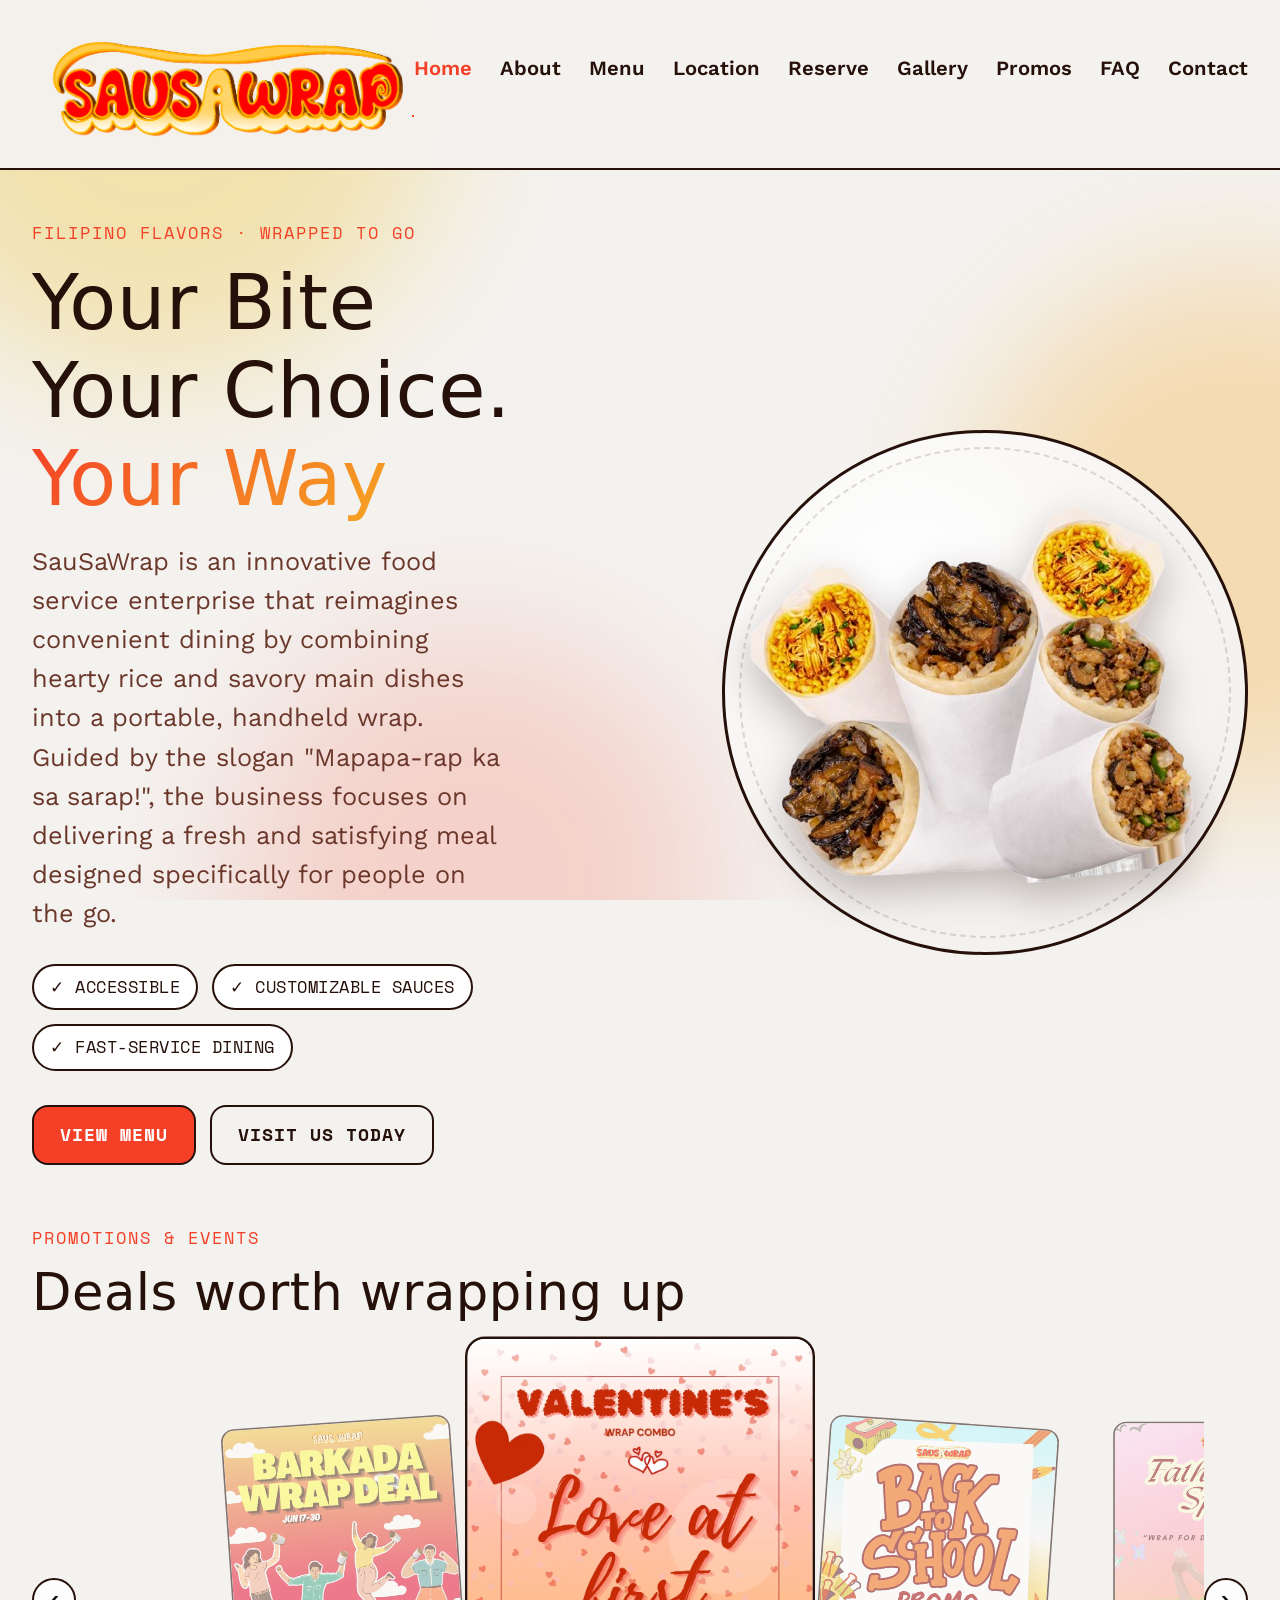
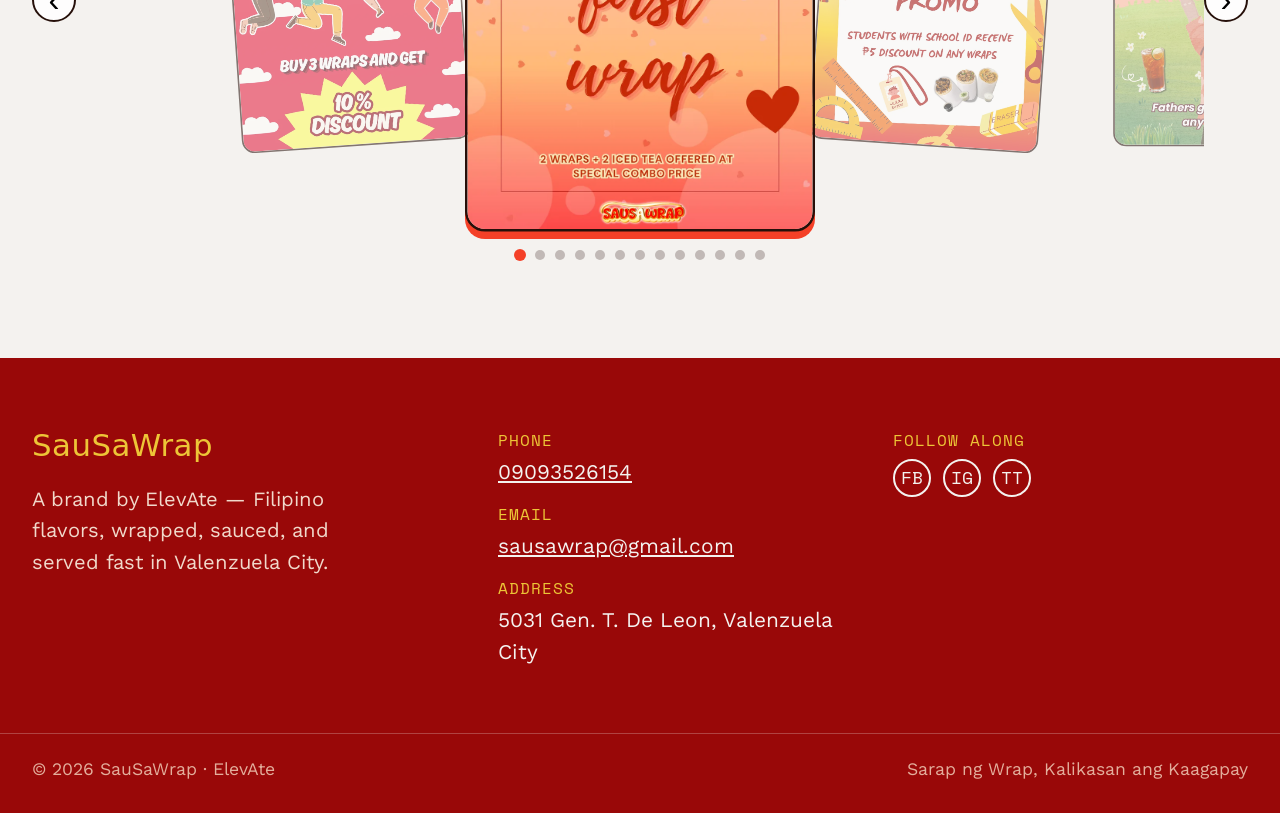
<file: index.html>
<!DOCTYPE html>
<html lang="en">
<head>
<meta charset="UTF-8">
<meta name="viewport" content="width=device-width, initial-scale=1.0">
<title>SauSaWrap — Sarap ng Wrap</title>
<link rel="icon" href="assets/menu/favicon.png?v=2" type="image/png">
<link rel="preconnect" href="https://fonts.googleapis.com">
<link rel="preconnect" href="https://fonts.gstatic.com" crossorigin>
<link rel="preconnect" href="https://fonts.cdnfonts.com">
<link href="https://fonts.googleapis.com/css2?family=Space+Mono:wght@400;700&family=Work+Sans:wght@400;500;600;700;800&display=swap" rel="stylesheet">
<link href="https://fonts.cdnfonts.com/css/taco-crispy" rel="stylesheet">
<link rel="stylesheet" href="assets/css/style.css">
</head>
<body>

<div class="scroll-progress"></div>
<div class="ambient-glow" aria-hidden="true"><span></span><span></span><span></span></div>

<header>
  <nav>
    <a href="#home" class="logo"><img src="assets/menu/logo.png" class="logo-img" alt="SauSaWrap logo"></a>
    <button class="nav-toggle" aria-label="Toggle menu" aria-expanded="false" id="navToggle">
      <span class="hamburger"><span></span><span></span><span></span></span>
    </button>
    <ul class="nav-links" id="navLinks">
      <li><a href="index.html#home" class="current">Home</a></li>
      <li><a href="about.html">About</a></li>
      <li><a href="menu.html">Menu</a></li>
      <li><a href="location.html">Location</a></li>
      <li><a href="reservation.html">Reserve</a></li>
      <li><a href="gallery.html">Gallery</a></li>
      <li><a href="promotions.html">Promos</a></li>
      <li><a href="faq.html">FAQ</a></li>
      <li><a href="#contact">Contact</a></li>
    </ul>
  </nav>
  <div class="nav-overlay" id="navOverlay"></div>
</header>


<!-- ================= HOME / HERO ================= -->
<section id="home" class="wrap hero" style="padding-top: 50px;">
  <div data-reveal-group>
    <p class="eyebrow">Filipino flavors · Wrapped to go</p>
    <h1>Your Bite<br>Your Choice.<br><span class="accent">Your Way</span></h1>
    <p class="tagline">SauSaWrap is an innovative food service enterprise that reimagines convenient dining by combining hearty rice and savory main dishes into a portable, handheld wrap. Guided by the slogan "Mapapa-rap ka sa sarap!", the business focuses on delivering a fresh and satisfying meal designed specifically for people on the go.</p>
    <div class="highlights">
      <span class="chip">✓ Accessible</span>
      <span class="chip">✓ Customizable Sauces</span>
      <span class="chip">✓ Fast-Service Dining</span>
    </div>
    <div class="cta-row">
      <a href="menu.html" class="btn btn-primary">View Menu</a>
      <a href="location.html" class="btn btn-outline">Visit Us Today</a>
    </div>
  </div>
  <div class="hero-art" data-reveal="right">
    <div class="plate">
      <img class="hero-photo" src="assets/photo/homepic.png" alt="SauSaWrap signature wraps, sliced open to show rice and savory fillings">
    </div>
  </div>
</section>

<!-- ================= PROMOTIONS CAROUSEL ================= -->
<section id="home-promos" class="wrap">
  <p class="eyebrow">Promotions &amp; Events</p>
  <h2 class="section-title">Deals worth wrapping up</h2>
  <div class="promo-carousel-container">
    <div class="promo-carousel-viewport">
    <div class="promo-carousel-track">
      <div class="promo-slide">
        <img src="assets/promo/1.webp" alt="Valentine's Wrap Combo: Love at first wrap — 2 wraps + 2 iced tea at a special combo price.">
      </div>
      <div class="promo-slide">
        <img src="assets/promo/2.webp" alt="Back to School Promo: Students with school ID get ₱5 off any wrap.">
      </div>
      <div class="promo-slide">
        <img src="assets/promo/3.webp" alt="Father's Day Special, Jun 15–16: Fathers get 1 free iced tea with any wrap meal.">
      </div>
      <div class="promo-slide">
        <img src="assets/promo/4.webp" alt="Victory Day Treat: Buy any regular wrap and get a free Coke mismo with a valid school ID — first 50 students from the champion school.">
      </div>
      <div class="promo-slide">
        <img src="assets/promo/5.webp" alt="3-Bite No Sip Halloween Challenge, Oct 15–31: Post with #SpookySarapSauSaWrap to get a SauSindak Survivor vinyl sticker.">
      </div>
      <div class="promo-slide">
        <img src="assets/promo/6.webp" alt="The Big Family Wrap-Up, Dec 1–31: Family holiday box with a free 1-liter Signature Iced Tea and a 3-sauce sampler.">
      </div>
      <div class="promo-slide">
        <img src="assets/promo/10.webp" alt="Combo Wraps, Combo Sarap, Jan 4–31: ₱5 off any wrap combo with your choice of sauce and a complimentary drink.">
      </div>
      <div class="promo-slide">
        <img src="assets/promo/7.webp" alt="Barkada Special, Feb 1–13: Wrap the barkada, share the sarap — groups of 3 or more get 10% off standard wraps.">
      </div>
      <div class="promo-slide">
        <img src="assets/promo/8.webp" alt="Grad Na? Wrap Na! Mar 1–5: Buy 4 wraps and get a ₱10 discount.">
      </div>
      <div class="promo-slide">
        <img src="assets/promo/12.webp" alt="Labor Day Worker Promo: Workers in uniform or presenting a company ID get 10% off wrap combos.">
      </div>
      <div class="promo-slide">
        <img src="assets/promo/11.webp" alt="Summer Refresh Combo, Apr 12–20: Buy any wrap and get a free iced tea at a discounted combo price.">
      </div>
      <div class="promo-slide">
        <img src="assets/promo/14.webp" alt="Mother's Day Special, May 10–11: Mothers get 1 free iced tea with any wrap meal.">
      </div>
      <div class="promo-slide">
        <img src="assets/promo/20.webp" alt="Barkada Wrap Deal, Jun 17–30: Buy 3 wraps and get 10% off.">
      </div>
    </div>
    </div>
    <button class="carousel-btn prev" aria-label="Previous Promotion">‹</button>
    <button class="carousel-btn next" aria-label="Next Promotion">›</button>
    <div class="carousel-dots">
      <!-- Dots will be generated by JS -->
    </div>
  </div>
</section>

<!-- ================= CONTACT / FOOTER ================= -->
<footer id="contact">
  <div class="wrap footer-grid">
    <div>
      <h3>SauSaWrap</h3>
      <p>A brand by ElevAte — Filipino flavors, wrapped, sauced, and served fast in Valenzuela City.</p>
    </div>
    <div>
      <ul class="contact-list">
        <li><span class="lbl">Phone</span><a href="tel:09093526154">09093526154</a></li>
        <li><span class="lbl">Email</span><a href="mailto:sausawrap@gmail.com">sausawrap@gmail.com</a></li>
        <li><span class="lbl">Address</span>5031 Gen. T. De Leon, Valenzuela City</li>
      </ul>
    </div>
    <div>
      <span class="social-label">Follow along</span>
      <div class="social-row">
        <a href="https://www.facebook.com/share/1DFVjFvxrw/" target="_blank" rel="noopener" aria-label="Facebook">FB</a>
        <a href="https://www.instagram.com/elevate_sausawrap?igsh=MWM5M3h4OTd3aGptaQ==" target="_blank" rel="noopener" aria-label="Instagram">IG</a>
        <a href="https://www.tiktok.com/@elevate_sausawrap?_r=1&_t=ZS-98QI0uHND6L" target="_blank" rel="noopener" aria-label="TikTok">TT</a>
      </div>
    </div>
  </div>
  <div class="wrap fine">
    <span>© 2026 SauSaWrap · ElevAte</span>
    <span>Sarap ng Wrap, Kalikasan ang Kaagapay</span>
  </div>
</footer>

<script src="assets/js/main.js" defer></script>

</body>
</html>
</file>
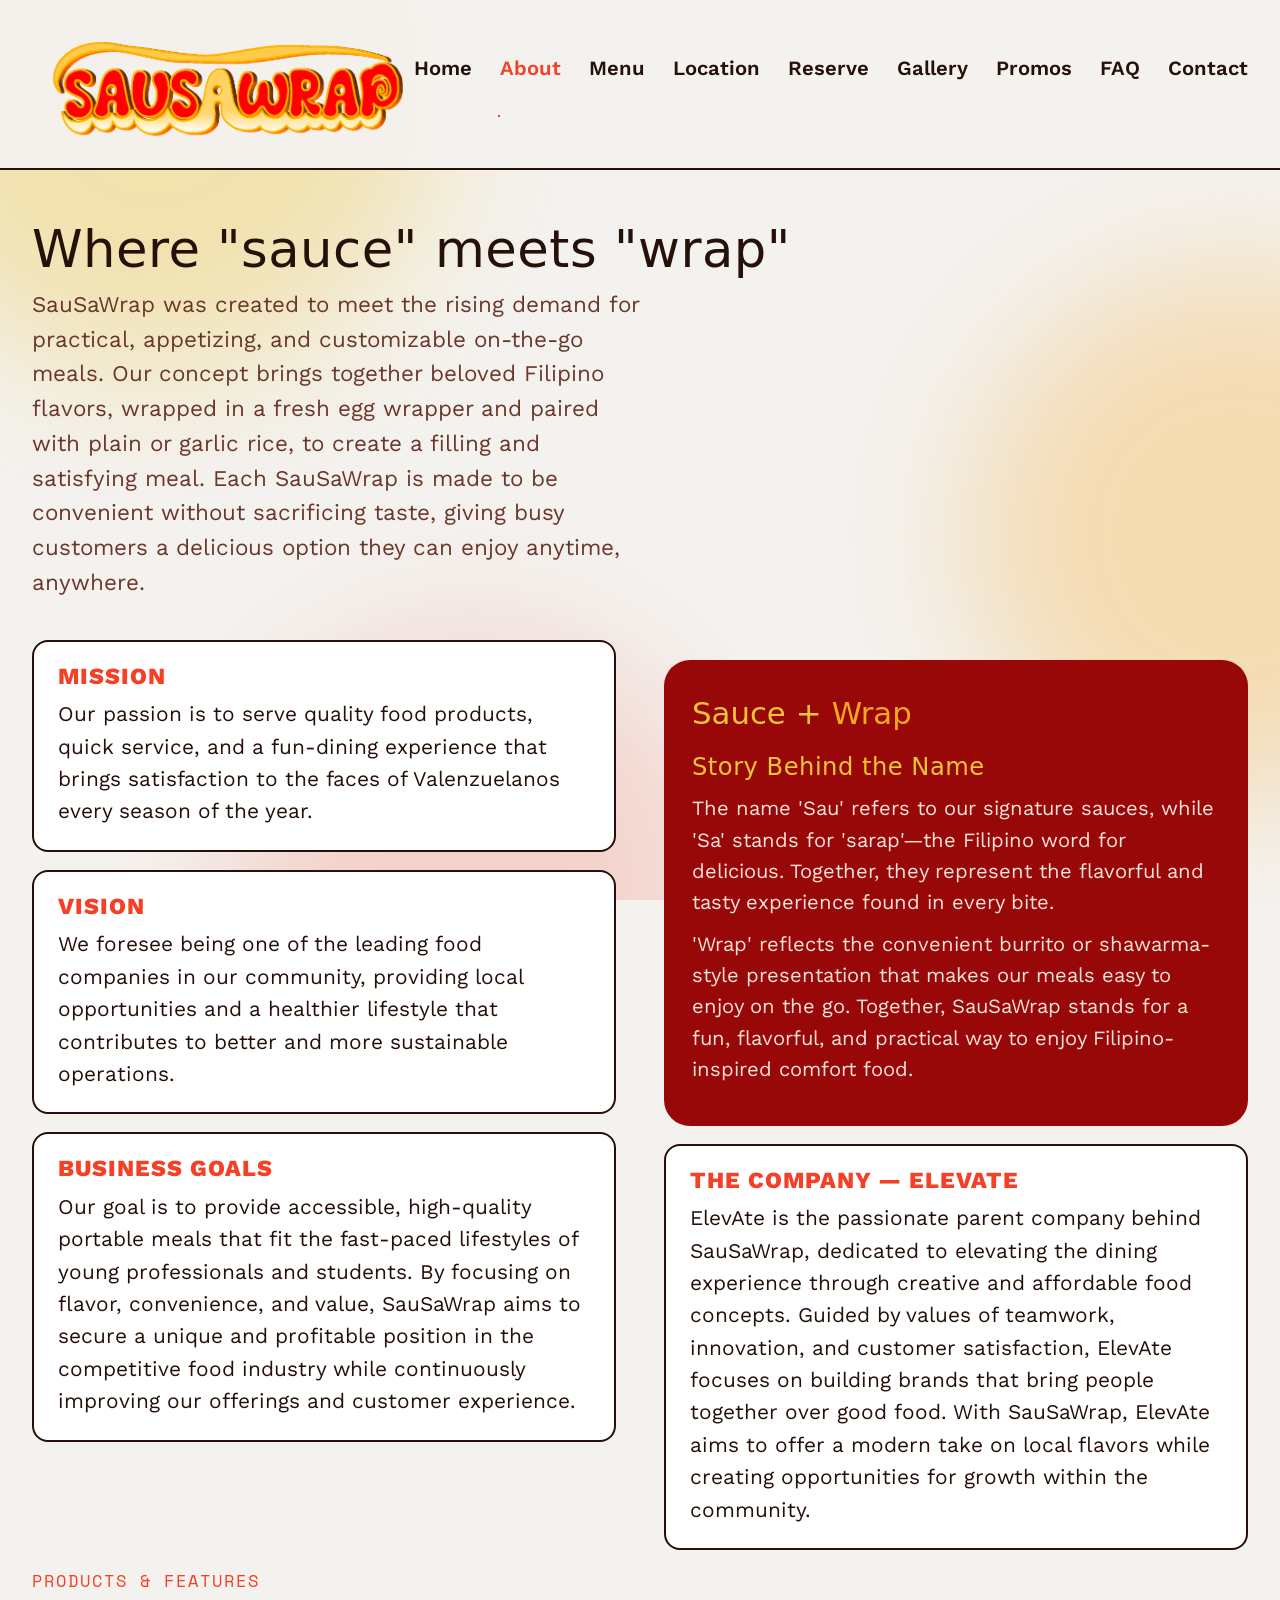
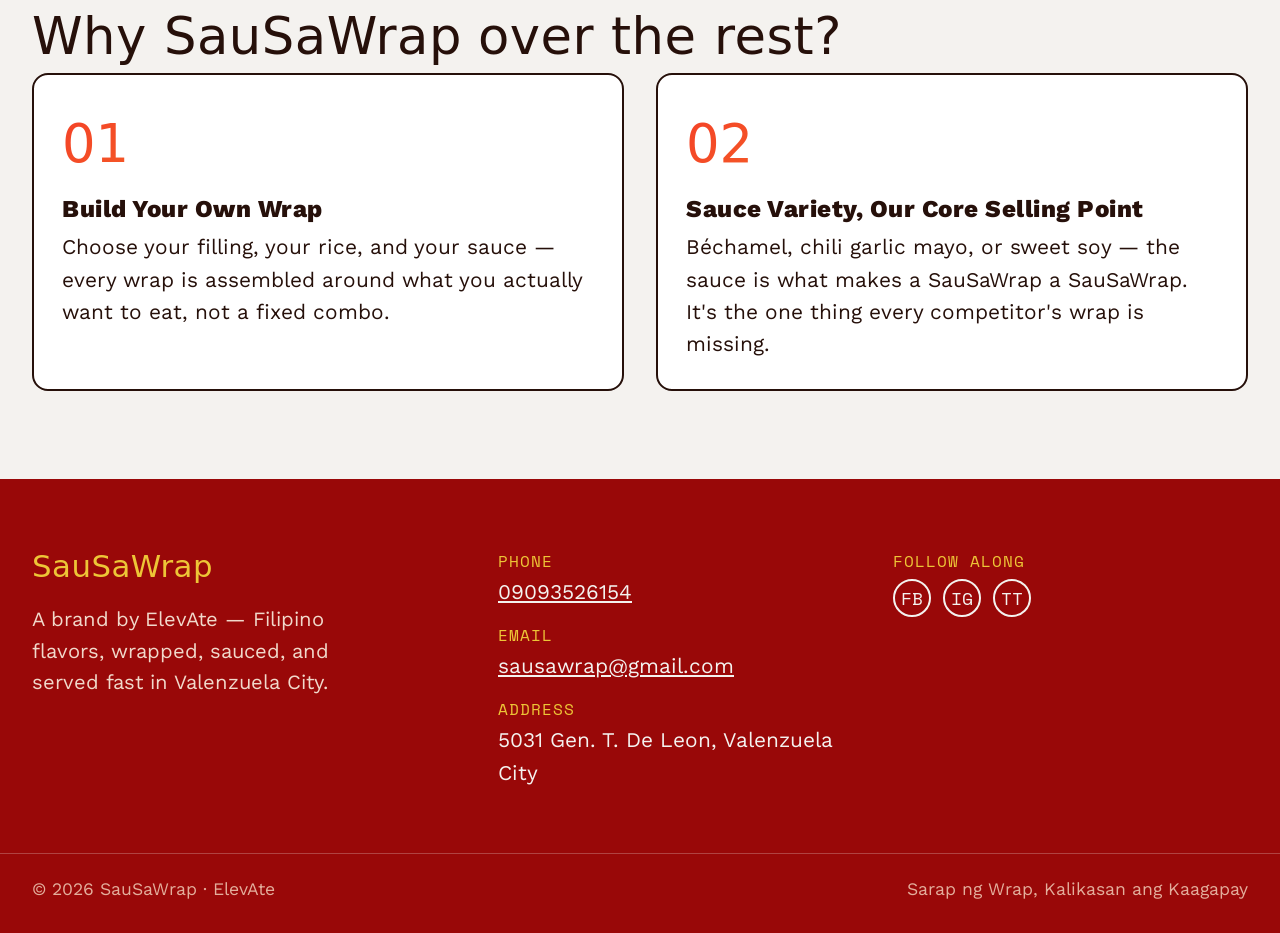
<file: about.html>
<!DOCTYPE html>
<html lang="en">
<head>
<meta charset="UTF-8">
<meta name="viewport" content="width=device-width, initial-scale=1.0">
<title>About — SauSaWrap</title>
<link rel="icon" href="assets/menu/favicon.png?v=2" type="image/png">
<link rel="preconnect" href="https://fonts.googleapis.com">
<link rel="preconnect" href="https://fonts.gstatic.com" crossorigin>
<link rel="preconnect" href="https://fonts.cdnfonts.com">
<link href="https://fonts.googleapis.com/css2?family=Space+Mono:wght@400;700&family=Work+Sans:wght@400;500;600;700;800&display=swap" rel="stylesheet">
<link href="https://fonts.cdnfonts.com/css/taco-crispy" rel="stylesheet">
<link rel="stylesheet" href="assets/css/style.css">
</head>
<body>

<div class="scroll-progress"></div>
<div class="ambient-glow" aria-hidden="true"><span></span><span></span><span></span></div>

<header>
  <nav>
    <a href="index.html#home" class="logo"><img src="assets/menu/logo.png" class="logo-img" alt="SauSaWrap logo"></a>
    <button class="nav-toggle" aria-label="Toggle menu" aria-expanded="false" id="navToggle">
      <span class="hamburger"><span></span><span></span><span></span></span>
    </button>
    <ul class="nav-links" id="navLinks">
      <li><a href="index.html#home">Home</a></li>
      <li><a href="about.html" class="current">About</a></li>
      <li><a href="menu.html">Menu</a></li>
      <li><a href="location.html">Location</a></li>
      <li><a href="reservation.html">Reserve</a></li>
      <li><a href="gallery.html">Gallery</a></li>
      <li><a href="promotions.html">Promos</a></li>
      <li><a href="faq.html">FAQ</a></li>
      <li><a href="#contact">Contact</a></li>
    </ul>
  </nav>
  <div class="nav-overlay" id="navOverlay"></div>
</header>

<!-- ================= ABOUT ================= -->
<section id="about" class="wrap" style="padding-top: 50px;">
  <h2 class="section-title">Where "sauce" meets "wrap"</h2>
  <div class="expandable-text" id="about-text">
    <p class="section-sub">SauSaWrap was created to meet the rising demand for practical, appetizing, and customizable on-the-go meals. Our concept brings together beloved Filipino flavors, wrapped in a fresh egg wrapper and paired with plain or garlic rice, to create a filling and satisfying meal. Each SauSaWrap is made to be convenient without sacrificing taste, giving busy customers a delicious option they can enjoy anytime, anywhere.</p>
  </div>

  <div class="about-grid">
    <div data-reveal-group>
      <div class="pillar">
        <h3>Mission</h3>
        <p>Our passion is to serve quality food products, quick service, and a fun-dining experience that brings satisfaction to the faces of Valenzuelanos every season of the year.</p>
      </div>
      <div class="pillar">
        <h3>Vision</h3>
        <p>We foresee being one of the leading food companies in our community, providing local opportunities and a healthier lifestyle that contributes to better and more sustainable operations.</p>
      </div>
      <div class="pillar">
        <h3>Business Goals</h3>
        <p>Our goal is to provide accessible, high-quality portable meals that fit the fast-paced lifestyles of young professionals and students. By focusing on flavor, convenience, and value, SauSaWrap aims to secure a unique and profitable position in the competitive food industry while continuously improving our offerings and customer experience.</p>
      </div>
    </div>

    <div>
      <div class="name-story" data-reveal="left">
        <div class="name-diagram"><span class="sauce">Sauce</span><span class="plus">+</span><span class="wrapword">Wrap</span></div>
        <h3>Story Behind the Name</h3>
        <p>The name 'Sau' refers to our signature sauces, while 'Sa' stands for 'sarap'—the Filipino word for delicious. Together, they represent the flavorful and tasty experience found in every bite.</p>
        <p>'Wrap' reflects the convenient burrito or shawarma-style presentation that makes our meals easy to enjoy on the go. Together, SauSaWrap stands for a fun, flavorful, and practical way to enjoy Filipino-inspired comfort food.</p>
      </div>
      <div class="pillar" style="margin-top:18px;">
        <h3>The Company — ElevAte</h3>
        <p>ElevAte is the passionate parent company behind SauSaWrap, dedicated to elevating the dining experience through creative and affordable food concepts. Guided by values of teamwork, innovation, and customer satisfaction, ElevAte focuses on building brands that bring people together over good food. With SauSaWrap, ElevAte aims to offer a modern take on local flavors while creating opportunities for growth within the community.</p>
      </div>
    </div>
  </div>
</section>

<!-- ================= WHY US ================= -->
<section id="why-us" class="wrap">
  <p class="eyebrow">Products &amp; Features</p>
  <h2 class="section-title">Why SauSaWrap over the rest?</h2>
  <div class="why-grid" data-reveal-group="pop">
    <div class="why-card">
      <p class="num">01</p>
      <h3 style="font-family:'Work Sans'; font-size:1.1rem; font-weight:800; margin:0 0 8px;">Build Your Own Wrap</h3>
      <p style="margin:0; font-size:0.95rem;">Choose your filling, your rice, and your sauce — every wrap is assembled around what you actually want to eat, not a fixed combo.</p>
    </div>
    <div class="why-card">
      <p class="num">02</p>
      <h3 style="font-family:'Work Sans'; font-size:1.1rem; font-weight:800; margin:0 0 8px;">Sauce Variety, Our Core Selling Point</h3>
      <p style="margin:0; font-size:0.95rem;">Béchamel, chili garlic mayo, or sweet soy — the sauce is what makes a SauSaWrap a SauSaWrap. It's the one thing every competitor's wrap is missing.</p>
    </div>
  </div>
</section>

<!-- ================= CONTACT / FOOTER ================= -->
<footer id="contact">
  <div class="wrap footer-grid">
    <div>
      <h3>SauSaWrap</h3>
      <p>A brand by ElevAte — Filipino flavors, wrapped, sauced, and served fast in Valenzuela City.</p>
    </div>
    <div>
      <ul class="contact-list">
        <li><span class="lbl">Phone</span><a href="tel:09093526154">09093526154</a></li>
        <li><span class="lbl">Email</span><a href="mailto:sausawrap@gmail.com">sausawrap@gmail.com</a></li>
        <li><span class="lbl">Address</span>5031 Gen. T. De Leon, Valenzuela City</li>
      </ul>
    </div>
    <div>
      <span class="social-label">Follow along</span>
      <div class="social-row">
        <a href="https://www.facebook.com/share/1DFVjFvxrw/" target="_blank" rel="noopener" aria-label="Facebook">FB</a>
        <a href="https://www.instagram.com/elevate_sausawrap?igsh=MWM5M3h4OTd3aGptaQ==" target="_blank" rel="noopener" aria-label="Instagram">IG</a>
        <a href="https://www.tiktok.com/@elevate_sausawrap?_r=1&_t=ZS-98QI0uHND6L" target="_blank" rel="noopener" aria-label="TikTok">TT</a>
      </div>
    </div>
  </div>
  <div class="wrap fine">
    <span>© 2026 SauSaWrap · ElevAte</span>
    <span>Sarap ng Wrap, Kalikasan ang Kaagapay</span>
  </div>
</footer>

<script src="assets/js/main.js" defer></script>

</body>
</html>
</file>
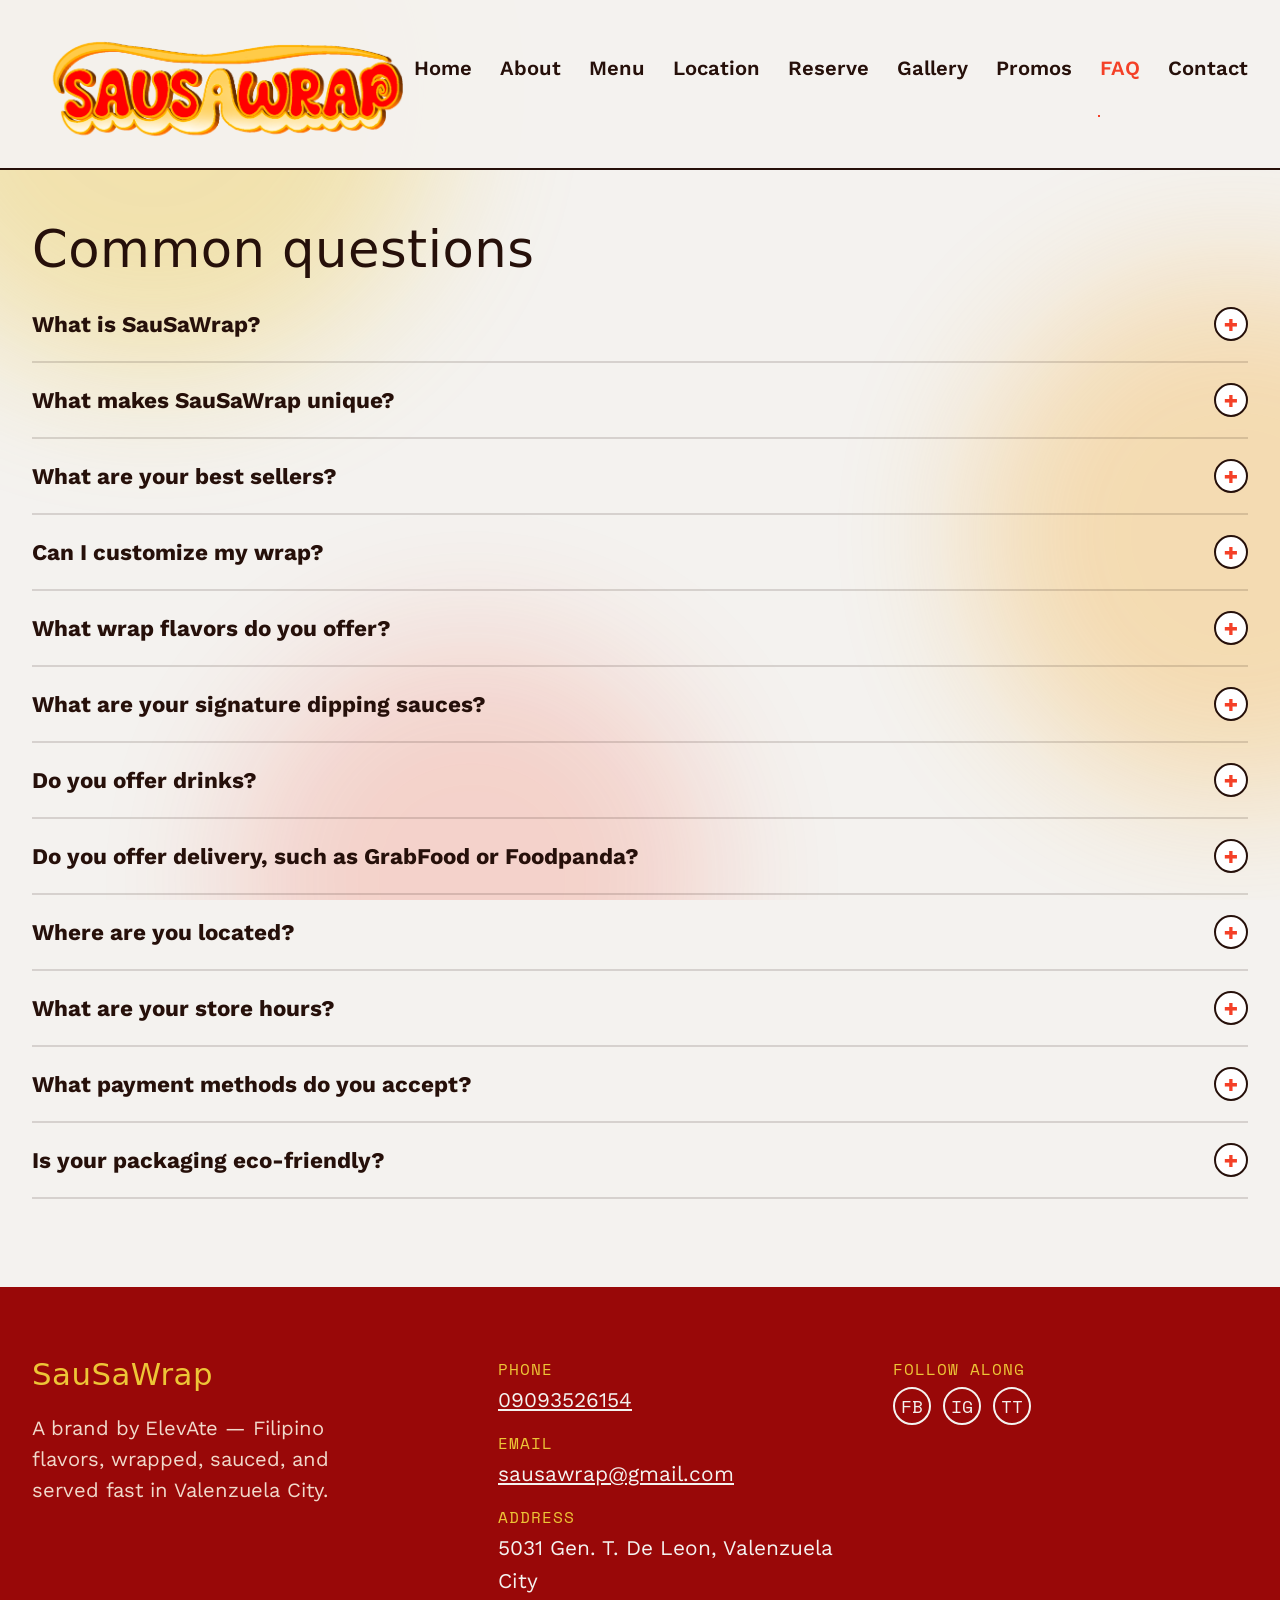
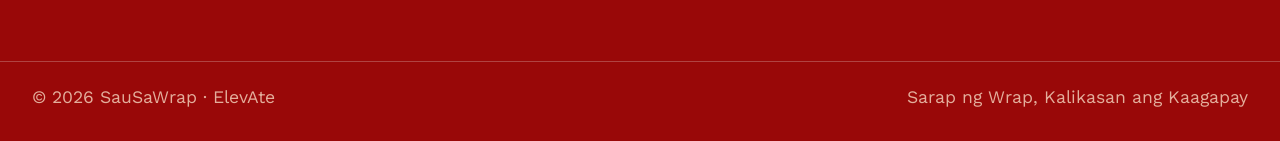
<file: faq.html>
<!DOCTYPE html>
<html lang="en">
<head>
<meta charset="UTF-8">
<meta name="viewport" content="width=device-width, initial-scale=1.0">
<title>FAQ — SauSaWrap</title>
<link rel="icon" href="assets/menu/favicon.png?v=2" type="image/png">
<link rel="preconnect" href="https://fonts.googleapis.com">
<link rel="preconnect" href="https://fonts.gstatic.com" crossorigin>
<link rel="preconnect" href="https://fonts.cdnfonts.com">
<link href="https://fonts.googleapis.com/css2?family=Space+Mono:wght@400;700&family=Work+Sans:wght@400;500;600;700;800&display=swap" rel="stylesheet">
<link href="https://fonts.cdnfonts.com/css/taco-crispy" rel="stylesheet">
<link rel="stylesheet" href="assets/css/style.css">
</head>
<body>

<div class="scroll-progress"></div>
<div class="ambient-glow" aria-hidden="true"><span></span><span></span><span></span></div>

<header>
  <nav>
    <a href="index.html#home" class="logo"><img src="assets/menu/logo.png" class="logo-img" alt="SauSaWrap logo"></a>
    <button class="nav-toggle" aria-label="Toggle menu" aria-expanded="false" id="navToggle">
      <span class="hamburger"><span></span><span></span><span></span></span>
    </button>
    <ul class="nav-links" id="navLinks">
      <li><a href="index.html#home">Home</a></li>
      <li><a href="about.html">About</a></li>
      <li><a href="menu.html">Menu</a></li>
      <li><a href="location.html">Location</a></li>
      <li><a href="reservation.html">Reserve</a></li>
      <li><a href="gallery.html">Gallery</a></li>
      <li><a href="promotions.html">Promos</a></li>
      <li><a href="faq.html" class="current">FAQ</a></li>
      <li><a href="#contact">Contact</a></li>
    </ul>
  </nav>
  <div class="nav-overlay" id="navOverlay"></div>
</header>

<!-- ================= FAQ ================= -->
<section id="faq" class="wrap" style="padding-top: 50px;">
  <h2 class="section-title">Common questions</h2>

  <div id="faqList" data-reveal-group>
    <div class="faq-item">
      <button class="faq-q">What is SauSaWrap?<span class="icon">+</span></button>
      <div class="faq-a"><p>SauSaWrap is a quick-service small dining offering savory Filipino meals wrapped in fresh egg wrappers, served with signature dipping sauces.</p></div>
    </div>
    <div class="faq-item">
      <button class="faq-q">What makes SauSaWrap unique?<span class="icon">+</span></button>
      <div class="faq-a"><p>Unlike traditional pita or tortilla wraps, we use fresh, protein-rich egg wrappers paired with classic Filipino flavors and custom dipping sauces.</p></div>
    </div>
    <div class="faq-item">
      <button class="faq-q">What are your best sellers?<span class="icon">+</span></button>
      <div class="faq-a"><p>Our crowd favorites are the Creamy Chicken Adobo Wrap for a classic comfort taste and the Mushroom Sisig Wrap for a crispy, savory, and spicy kick.</p></div>
    </div>
    <div class="faq-item">
      <button class="faq-q">Can I customize my wrap?<span class="icon">+</span></button>
      <div class="faq-a"><p>Yes, you can pair your wrap with your preferred signature dipping sauce.</p></div>
    </div>
    <div class="faq-item">
      <button class="faq-q">What wrap flavors do you offer?<span class="icon">+</span></button>
      <div class="faq-a"><p>We offer Talong Tapa Wrap (₱79.00), Creamy Chicken Adobo Wrap (₱115.00), and Mushroom Sisig Wrap (₱135.00).</p></div>
    </div>
    <div class="faq-item">
      <button class="faq-q">What are your signature dipping sauces?<span class="icon">+</span></button>
      <div class="faq-a"><p>We offer three signature sauces at ₱19.00 each: White Béchamel, Sweet Soy Sauce, and Chili Garlic Mayo.</p></div>
    </div>
    <div class="faq-item">
      <button class="faq-q">Do you offer drinks?<span class="icon">+</span></button>
      <div class="faq-a"><p>Yes, we offer 16oz Signature House-Blend Iced Tea for ₱25.00 and Mismo Soft Drinks (Coke, Sprite, and Royal) for ₱25.00 each.</p></div>
    </div>
    <div class="faq-item">
      <button class="faq-q">Do you offer delivery, such as GrabFood or Foodpanda?<span class="icon">+</span></button>
      <div class="faq-a"><p>No, we do not offer delivery. We operate exclusively for walk-in dine-in and take-out orders to serve every wrap hot and fresh.</p></div>
    </div>
    <div class="faq-item">
      <button class="faq-q">Where are you located?<span class="icon">+</span></button>
      <div class="faq-a"><p>We are located at 5031 Gen. T. De Leon, Valenzuela City, right beside Our Lady of Lourdes College.</p></div>
    </div>
    <div class="faq-item">
      <button class="faq-q">What are your store hours?<span class="icon">+</span></button>
      <div class="faq-a"><p>We are open daily from 8:30 AM to 7:30 PM.</p></div>
    </div>
    <div class="faq-item">
      <button class="faq-q">What payment methods do you accept?<span class="icon">+</span></button>
      <div class="faq-a"><p>We accept cash and digital e-wallet payments via QR (GCash and Maya).</p></div>
    </div>
    <div class="faq-item">
      <button class="faq-q">Is your packaging eco-friendly?<span class="icon">+</span></button>
      <div class="faq-a"><p>Yes, we use 100% biodegradable oil-proof wax paper, brown kraft bags, and recyclable sauce cups. No styrofoam or non-recyclable plastics are used.</p></div>
    </div>
  </div>
</section>

<!-- ================= CONTACT / FOOTER ================= -->
<footer id="contact">
  <div class="wrap footer-grid">
    <div>
      <h3>SauSaWrap</h3>
      <p>A brand by ElevAte — Filipino flavors, wrapped, sauced, and served fast in Valenzuela City.</p>
    </div>
    <div>
      <ul class="contact-list">
        <li><span class="lbl">Phone</span><a href="tel:09093526154">09093526154</a></li>
        <li><span class="lbl">Email</span><a href="mailto:sausawrap@gmail.com">sausawrap@gmail.com</a></li>
        <li><span class="lbl">Address</span>5031 Gen. T. De Leon, Valenzuela City</li>
      </ul>
    </div>
    <div>
      <span class="social-label">Follow along</span>
      <div class="social-row">
        <a href="https://www.facebook.com/share/1DFVjFvxrw/" target="_blank" rel="noopener" aria-label="Facebook">FB</a>
        <a href="https://www.instagram.com/elevate_sausawrap?igsh=MWM5M3h4OTd3aGptaQ==" target="_blank" rel="noopener" aria-label="Instagram">IG</a>
        <a href="https://www.tiktok.com/@elevate_sausawrap?_r=1&_t=ZS-98QI0uHND6L" target="_blank" rel="noopener" aria-label="TikTok">TT</a>
      </div>
    </div>
  </div>
  <div class="wrap fine">
    <span>© 2026 SauSaWrap · ElevAte</span>
    <span>Sarap ng Wrap, Kalikasan ang Kaagapay</span>
  </div>
</footer>

<script src="assets/js/main.js" defer></script>

</body>
</html>
</file>
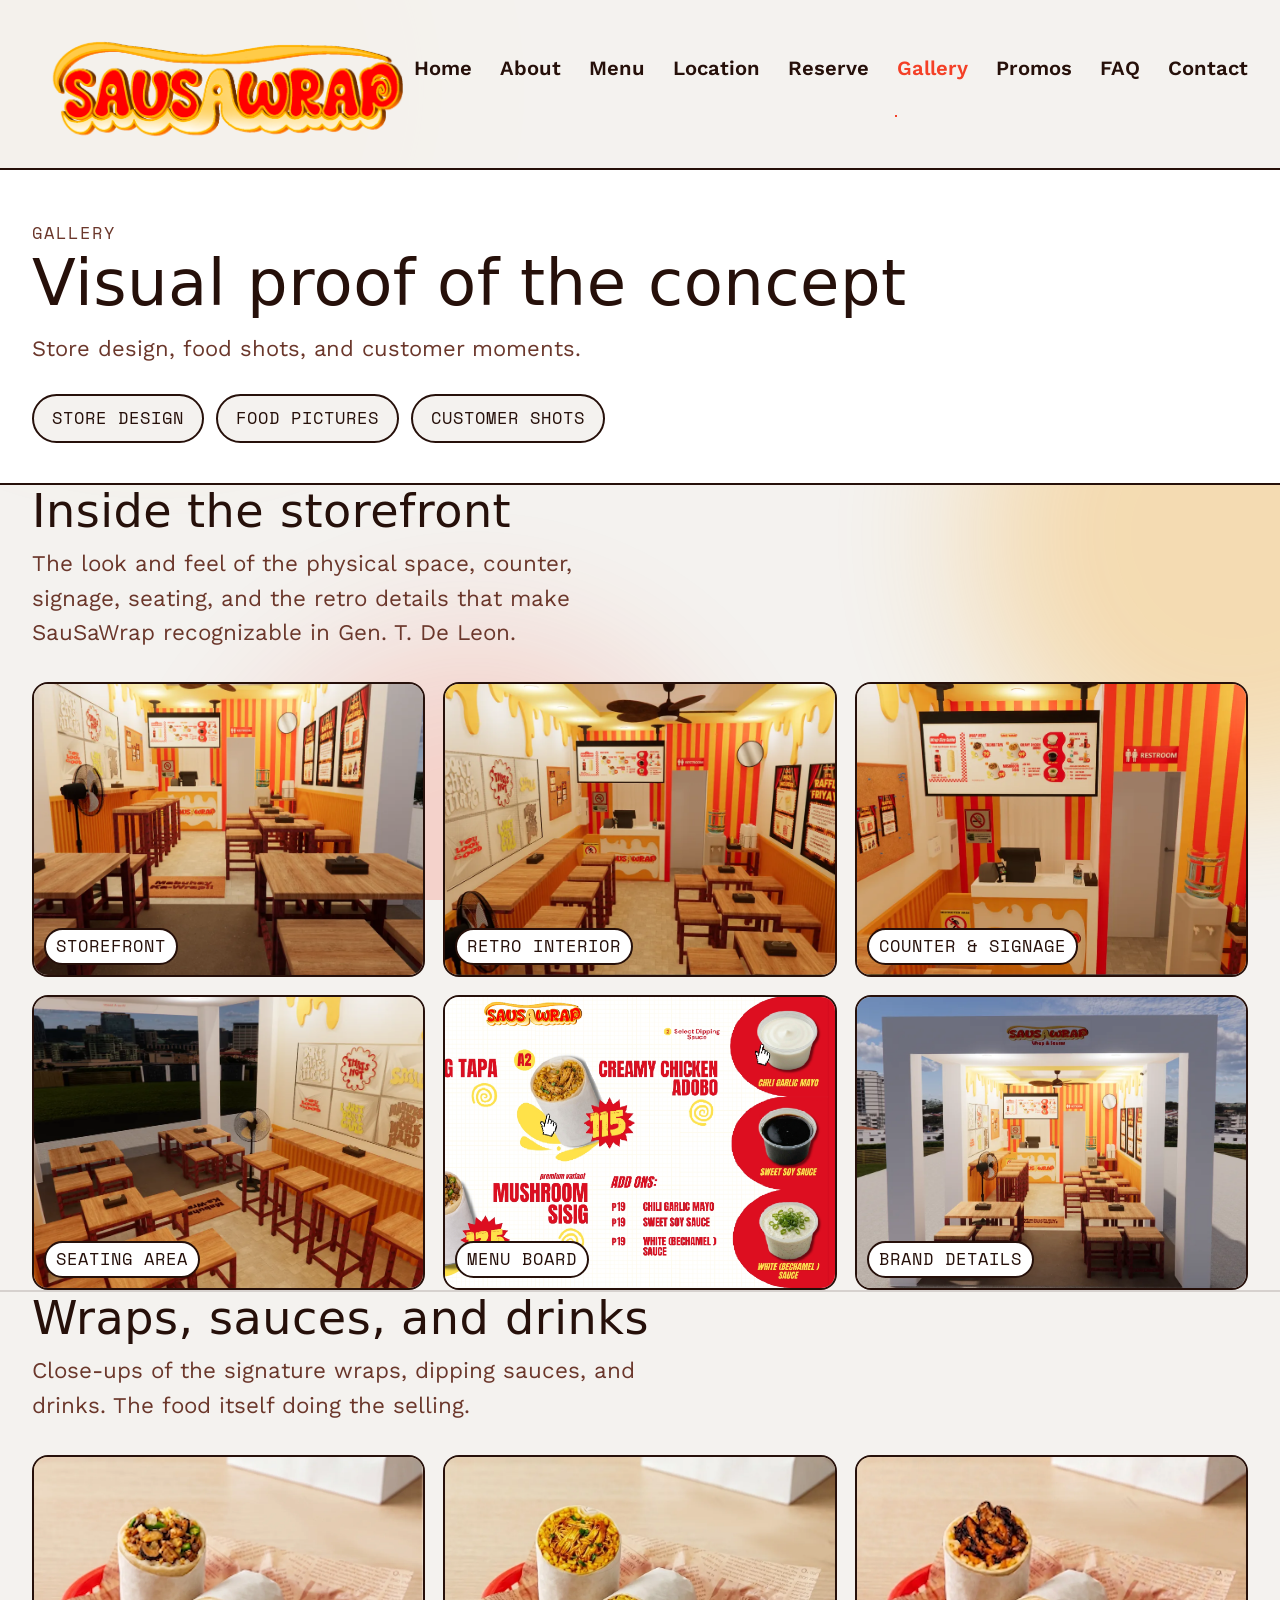
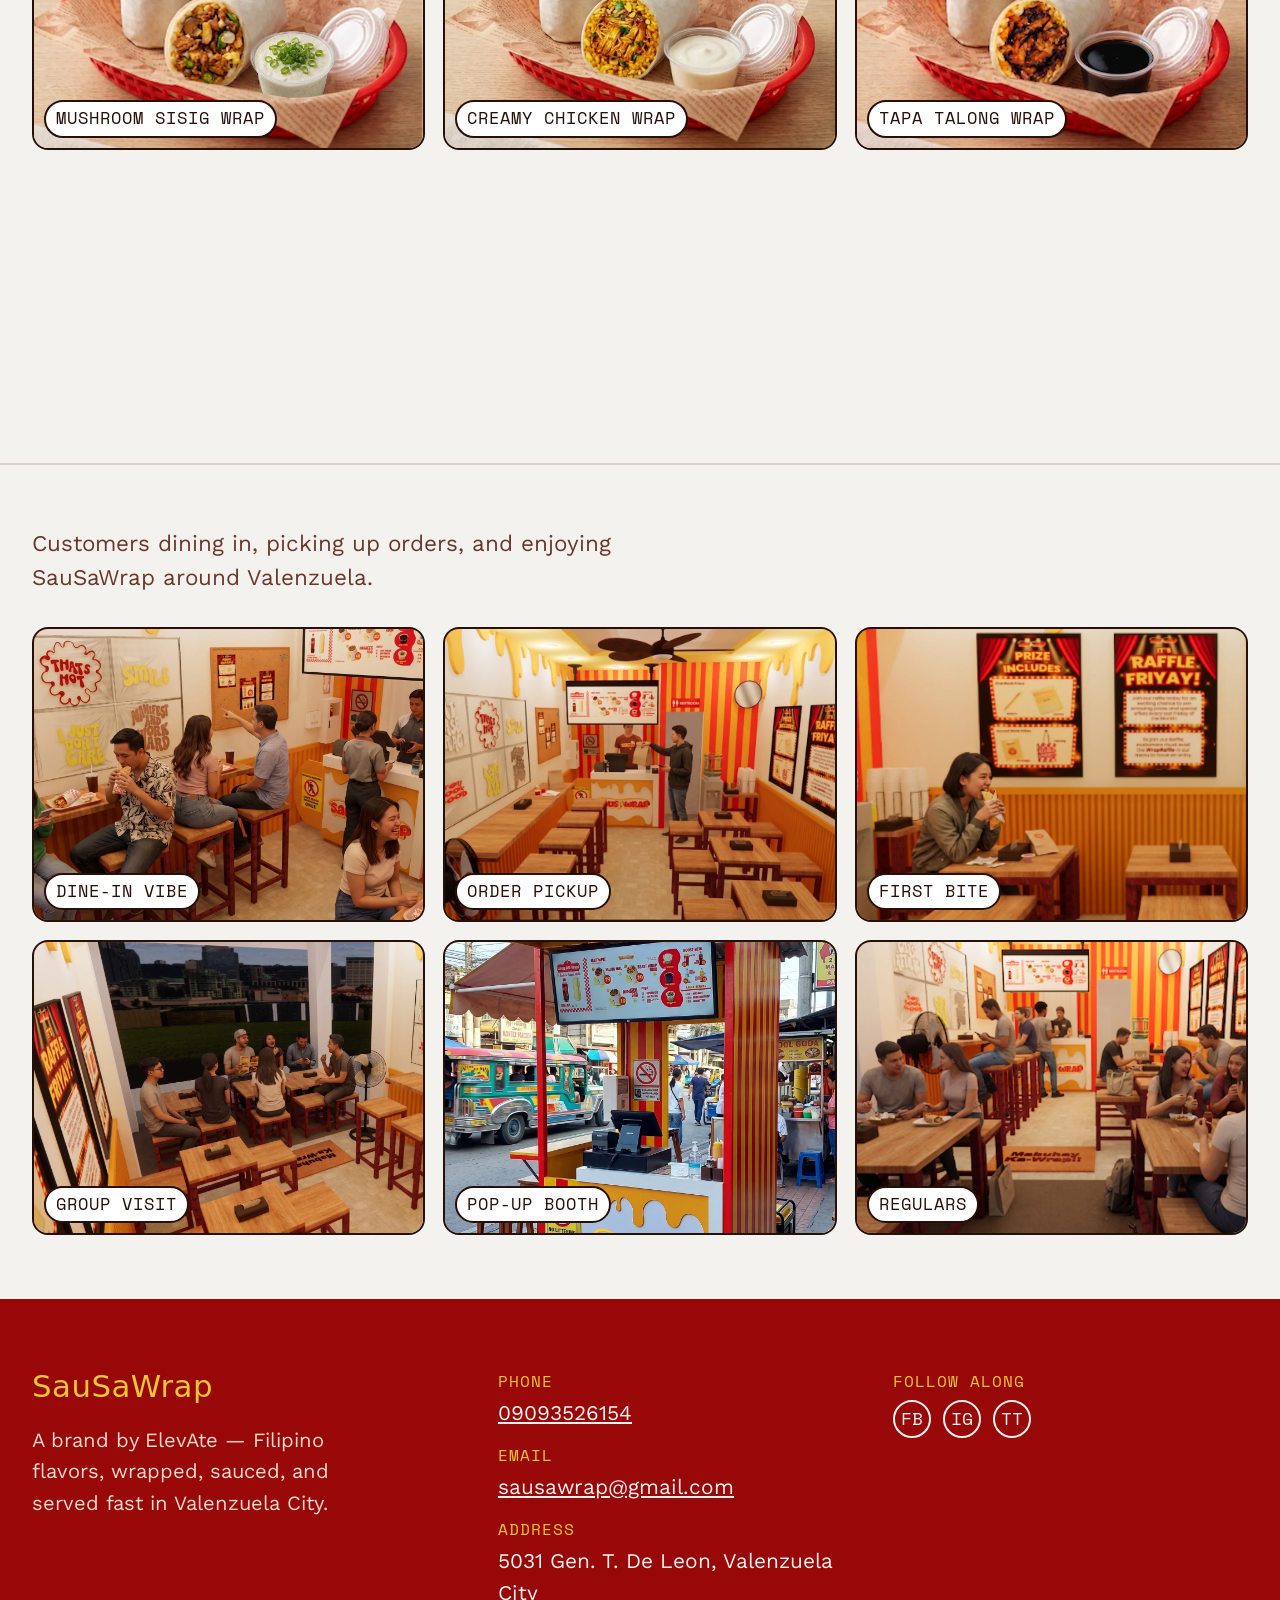
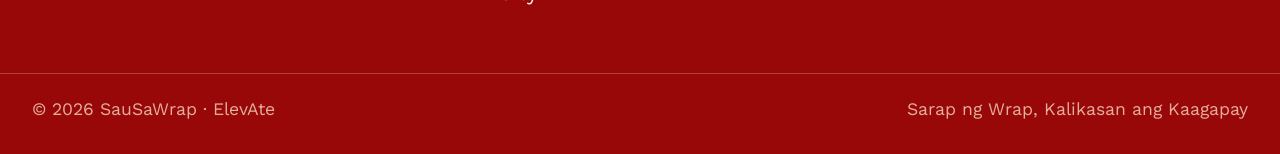
<file: gallery.html>
<!DOCTYPE html>
<html lang="en">
<head>
<meta charset="UTF-8">
<meta name="viewport" content="width=device-width, initial-scale=1.0">
<title>Gallery — SauSaWrap</title>
<link rel="icon" href="assets/menu/favicon.png?v=2" type="image/png">
<link rel="preconnect" href="https://fonts.googleapis.com">
<link rel="preconnect" href="https://fonts.gstatic.com" crossorigin>
<link rel="preconnect" href="https://fonts.cdnfonts.com">
<link href="https://fonts.googleapis.com/css2?family=Space+Mono:wght@400;700&family=Work+Sans:wght@400;500;600;700;800&display=swap" rel="stylesheet">
<link href="https://fonts.cdnfonts.com/css/taco-crispy" rel="stylesheet">
<link rel="stylesheet" href="assets/css/style.css">
<style>
  section{padding:64px 0;}
  .section-title{font-size:clamp(1.6rem,3.6vw,2.3rem);}
  .section-sub{margin:0 0 32px;}
  footer{margin-top:64px;}
</style>
</head>
<body>

<div class="scroll-progress"></div>
<div class="ambient-glow" aria-hidden="true"><span></span><span></span><span></span></div>

<header>
  <nav>
    <a href="index.html#home" class="logo"><img src="assets/menu/logo.png" class="logo-img" alt="SauSaWrap logo"></a>
    <button class="nav-toggle" aria-label="Toggle menu" aria-expanded="false" id="navToggle">
      <span class="hamburger"><span></span><span></span><span></span></span>
    </button>
    <ul class="nav-links" id="navLinks">
      <li><a href="index.html#home">Home</a></li>
      <li><a href="about.html">About</a></li>
      <li><a href="menu.html">Menu</a></li>
      <li><a href="location.html">Location</a></li>
      <li><a href="reservation.html">Reserve</a></li>
      <li><a href="gallery.html" class="current">Gallery</a></li>
      <li><a href="promotions.html">Promos</a></li>
      <li><a href="faq.html">FAQ</a></li>
      <li><a href="#contact">Contact</a></li>
    </ul>
  </nav>
  <div class="nav-overlay" id="navOverlay"></div>
</header>

<!-- ================= GALLERY HERO ================= -->
<section class="g-hero" style="padding-top: 50px;">
  <div class="wrap">
    <p class="eyebrow">Gallery</p>
    <h1>Visual proof of the concept</h1>
    <p>Store design, food shots, and customer moments.</p>
    <div class="jump-nav">
      <a href="#store">Store Design</a>
      <a href="#food">Food Pictures</a>
      <a href="#customers">Customer Shots</a>
    </div>
  </div>
</section>

<!-- ================= STORE DESIGN ================= -->
<section id="store" class="wrap gallery-section">

  <h2 class="section-title">Inside the storefront</h2>
  <p class="section-sub">The look and feel of the physical space, counter, signage, seating, and the retro details that make SauSaWrap recognizable in Gen. T. De Leon.</p>
  <div class="gallery-grid" data-reveal-group="pop">
    <div class="g-tile store has-photo"><img src="assets/INSIDE%20THE%20STOREFRONT/Store%20front.webp" alt="SauSaWrap storefront on Gen. T. De Leon" loading="lazy"><span class="label">Storefront</span></div>
    <div class="g-tile store has-photo"><img src="assets/INSIDE%20THE%20STOREFRONT/Retro%20interior_.webp" alt="Retro interior of the SauSaWrap store" loading="lazy"><span class="label">Retro Interior</span></div>
    <div class="g-tile store has-photo"><img src="assets/INSIDE%20THE%20STOREFRONT/Counter.webp" alt="Order counter and signage" loading="lazy"><span class="label">Counter &amp; Signage</span></div>
    <div class="g-tile store has-photo"><img src="assets/INSIDE%20THE%20STOREFRONT/Seating%20area.webp" alt="Seating area inside the store" loading="lazy"><span class="label">Seating Area</span></div>
    <div class="g-tile store has-photo"><img src="assets/INSIDE%20THE%20STOREFRONT/Menu%20Board.jpg" alt="SauSaWrap menu board" loading="lazy"><span class="label">Menu Board</span></div>
    <div class="g-tile store has-photo"><img src="assets/INSIDE%20THE%20STOREFRONT/Brand%20details.webp" alt="SauSaWrap branding details in the store" loading="lazy"><span class="label">Brand Details</span></div>
  </div>
</section>

<!-- ================= FOOD PICTURES ================= -->
<section id="food" class="wrap gallery-section">

  <h2 class="section-title">Wraps, sauces, and drinks</h2>
  <p class="section-sub">Close-ups of the signature wraps, dipping sauces, and drinks. The food itself doing the selling.</p>
  <div class="gallery-grid" data-reveal-group="pop">
    <div class="g-tile food has-photo"><img src="assets/food_gallery/WRAP%2C%20SAUCES%2C%20AND%20DRINKS/MUSHROOM%20SISIG.webp" alt="Mushroom sisig wrap" loading="lazy"><span class="label">Mushroom Sisig Wrap</span></div>
    <div class="g-tile food has-photo"><img src="assets/food_gallery/WRAP%2C%20SAUCES%2C%20AND%20DRINKS/CREAMY%20CHICKEN.webp" alt="Creamy chicken wrap" loading="lazy"><span class="label">Creamy Chicken Wrap</span></div>
    <div class="g-tile food has-photo"><img src="assets/food_gallery/WRAP%2C%20SAUCES%2C%20AND%20DRINKS/TAPA%20TALONG.webp" alt="Tapa talong wrap" loading="lazy"><span class="label">Tapa Talong Wrap</span></div>
    <div class="g-tile food has-photo"><img src="assets/food_gallery/WRAP%2C%20SAUCES%2C%20AND%20DRINKS/SAUCE%20TRIO.webp" alt="The three dipping sauces" loading="lazy"><span class="label">Sauce Trio</span></div>
    <div class="g-tile food has-photo"><img src="assets/food_gallery/WRAP%2C%20SAUCES%2C%20AND%20DRINKS/WRAP%20CLOSE-UP.webp" alt="Close-up of the three wraps" loading="lazy"><span class="label">Wrap Close-Up</span></div>
    <div class="g-tile food has-photo"><img src="assets/food_gallery/WRAP%2C%20SAUCES%2C%20AND%20DRINKS/DRINKS%20LINEUP.webp" alt="Iced tea and mismo bottles" loading="lazy"><span class="label">Drinks Lineup</span></div>
  </div>
</section>

<!-- ================= CUSTOMER SHOTS ================= -->
<section id="customers" class="wrap gallery-section">

  <h2 class="section-title">Real people, real moments</h2>
  <p class="section-sub">Customers dining in, picking up orders, and enjoying SauSaWrap around Valenzuela.</p>
  <div class="gallery-grid" data-reveal-group="pop">
    <div class="g-tile customer has-photo"><img src="assets/with_people/REAL%20PEOPLE%2C%20REAL%20MOMENTS/DINE%20IN%20VIBE.webp" alt="Customers eating inside the store" loading="lazy"><span class="label">Dine-In Vibe</span></div>
    <div class="g-tile customer has-photo"><img src="assets/with_people/REAL%20PEOPLE%2C%20REAL%20MOMENTS/ORDER%20PICKUP.webp" alt="Customer getting a takeout bag" loading="lazy"><span class="label">Order Pickup</span></div>
    <div class="g-tile customer has-photo"><img src="assets/with_people/REAL%20PEOPLE%2C%20REAL%20MOMENTS/FIRST%20BITE.webp" alt="Customer taking a bite of a wrap" loading="lazy"><span class="label">First Bite</span></div>
    <div class="g-tile customer has-photo"><img src="assets/with_people/REAL%20PEOPLE%2C%20REAL%20MOMENTS/GROUP%20VISIT.webp" alt="Friends sharing a table" loading="lazy"><span class="label">Group Visit</span></div>
    <div class="g-tile customer has-photo"><img src="assets/with_people/REAL%20PEOPLE%2C%20REAL%20MOMENTS/POP-UP%20BOOTH.webp" alt="Pop-up booth on the street" loading="lazy"><span class="label">Pop-Up Booth</span></div>
    <div class="g-tile customer has-photo"><img src="assets/with_people/REAL%20PEOPLE%2C%20REAL%20MOMENTS/REGULARS.webp" alt="Busy dining area" loading="lazy"><span class="label">Regulars</span></div>
  </div>
</section>

<!-- ================= CONTACT / FOOTER ================= -->
<footer id="contact">
  <div class="wrap footer-grid">
    <div>
      <h3>SauSaWrap</h3>
      <p>A brand by ElevAte — Filipino flavors, wrapped, sauced, and served fast in Valenzuela City.</p>
    </div>
    <div>
      <ul class="contact-list">
        <li><span class="lbl">Phone</span><a href="tel:09093526154">09093526154</a></li>
        <li><span class="lbl">Email</span><a href="mailto:sausawrap@gmail.com">sausawrap@gmail.com</a></li>
        <li><span class="lbl">Address</span>5031 Gen. T. De Leon, Valenzuela City</li>
      </ul>
    </div>
    <div>
      <span class="social-label">Follow along</span>
      <div class="social-row">
        <a href="https://www.facebook.com/share/1DFVjFvxrw/" target="_blank" rel="noopener" aria-label="Facebook">FB</a>
        <a href="https://www.instagram.com/elevate_sausawrap?igsh=MWM5M3h4OTd3aGptaQ==" target="_blank" rel="noopener" aria-label="Instagram">IG</a>
        <a href="https://www.tiktok.com/@elevate_sausawrap?_r=1&_t=ZS-98QI0uHND6L" target="_blank" rel="noopener" aria-label="TikTok">TT</a>
      </div>
    </div>
  </div>
  <div class="wrap fine">
    <span>© 2026 SauSaWrap · ElevAte</span>
    <span>Sarap ng Wrap, Kalikasan ang Kaagapay</span>
  </div>
</footer>

<script src="assets/js/main.js" defer></script>

</body>
</html>
</file>
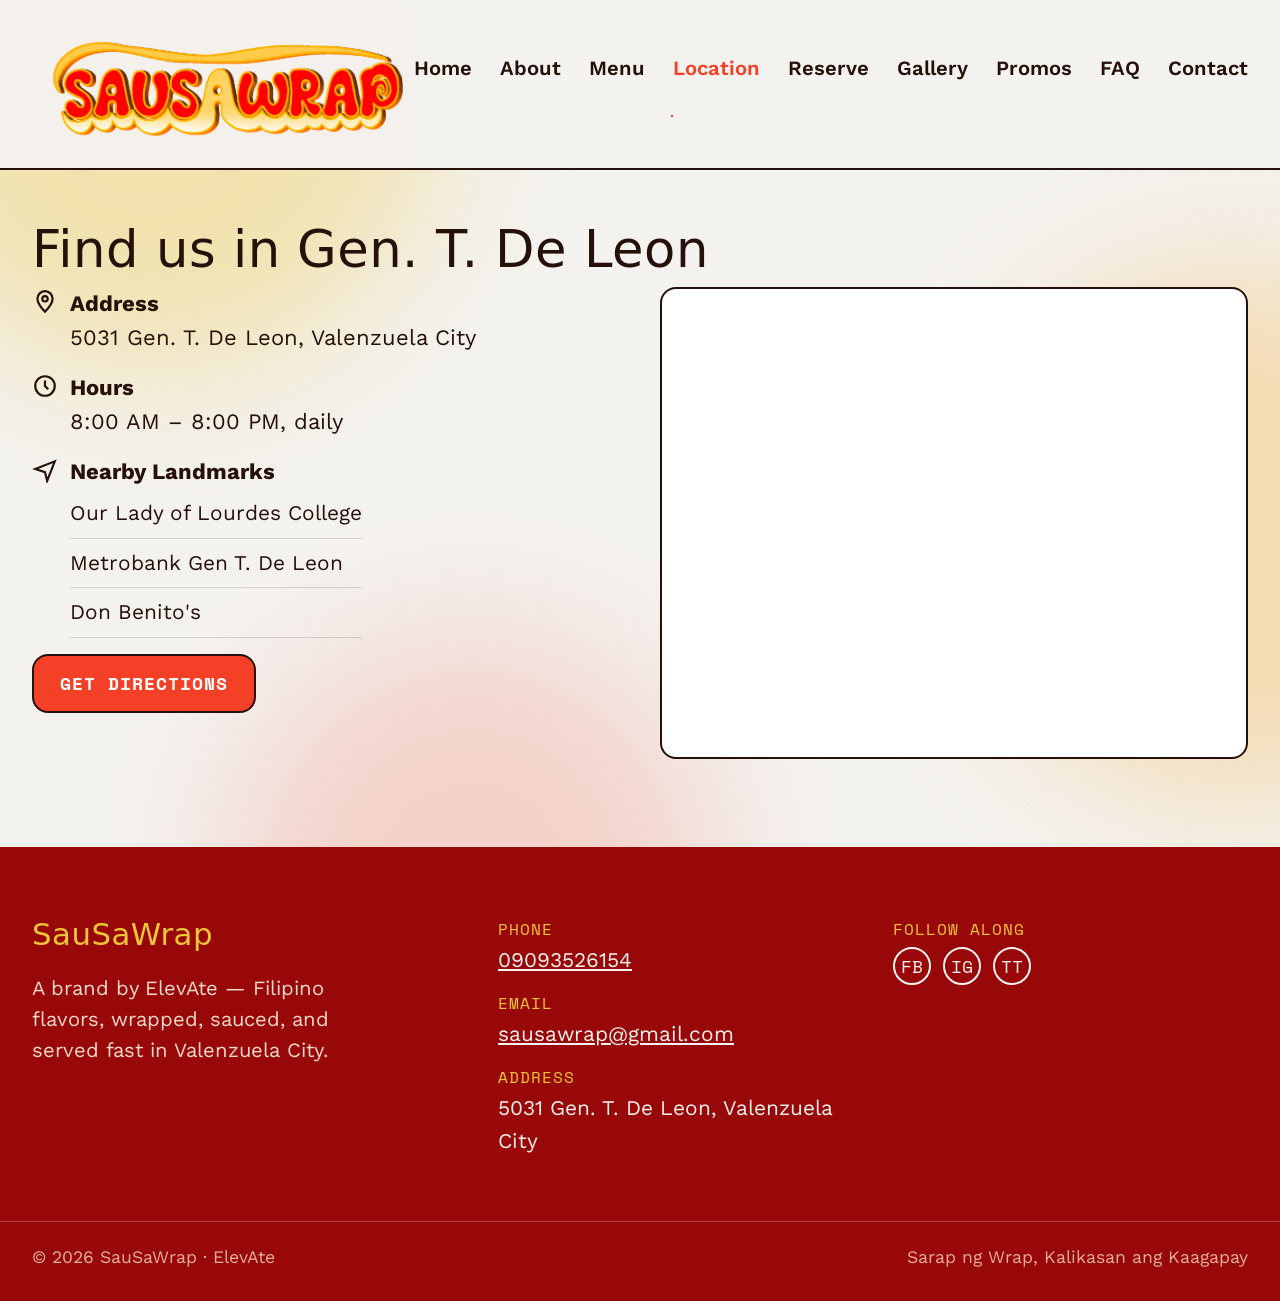
<file: location.html>
<!DOCTYPE html>
<html lang="en">
<head>
<meta charset="UTF-8">
<meta name="viewport" content="width=device-width, initial-scale=1.0">
<title>Location — SauSaWrap</title>
<link rel="icon" href="assets/menu/favicon.png?v=2" type="image/png">
<link rel="preconnect" href="https://fonts.googleapis.com">
<link rel="preconnect" href="https://fonts.gstatic.com" crossorigin>
<link rel="preconnect" href="https://fonts.cdnfonts.com">
<link href="https://fonts.googleapis.com/css2?family=Space+Mono:wght@400;700&family=Work+Sans:wght@400;500;600;700;800&display=swap" rel="stylesheet">
<link href="https://fonts.cdnfonts.com/css/taco-crispy" rel="stylesheet">
<link rel="stylesheet" href="assets/css/style.css">
</head>
<body>

<div class="scroll-progress"></div>
<div class="ambient-glow" aria-hidden="true"><span></span><span></span><span></span></div>

<header>
  <nav>
    <a href="index.html#home" class="logo"><img src="assets/menu/logo.png" class="logo-img" alt="SauSaWrap logo"></a>
    <button class="nav-toggle" aria-label="Toggle menu" aria-expanded="false" id="navToggle">
      <span class="hamburger"><span></span><span></span><span></span></span>
    </button>
    <ul class="nav-links" id="navLinks">
      <li><a href="index.html#home">Home</a></li>
      <li><a href="about.html">About</a></li>
      <li><a href="menu.html">Menu</a></li>
      <li><a href="location.html" class="current">Location</a></li>
      <li><a href="reservation.html">Reserve</a></li>
      <li><a href="gallery.html">Gallery</a></li>
      <li><a href="promotions.html">Promos</a></li>
      <li><a href="faq.html">FAQ</a></li>
      <li><a href="#contact">Contact</a></li>
    </ul>
  </nav>
  <div class="nav-overlay" id="navOverlay"></div>
</header>

<!-- ================= LOCATION ================= -->
<section id="location" class="wrap" style="padding-top: 50px;">
  <h2 class="section-title">Find us in Gen. T. De Leon</h2>
  <div class="loc-grid">
    <div data-reveal="left">
      <div class="info-line">
        <svg class="ico" viewBox="0 0 24 24" fill="none" stroke="#26100A" stroke-width="2"><path d="M12 21s7-7.2 7-12a7 7 0 1 0-14 0c0 4.8 7 12 7 12z"/><circle cx="12" cy="9" r="2.5"/></svg>
        <div><strong>Address</strong><br>5031 Gen. T. De Leon, Valenzuela City</div>
      </div>
      <div class="info-line">
        <svg class="ico" viewBox="0 0 24 24" fill="none" stroke="#26100A" stroke-width="2"><circle cx="12" cy="12" r="9"/><path d="M12 7v5l3 3"/></svg>
        <div><strong>Hours</strong><br>8:00 AM – 8:00 PM, daily</div>
      </div>
      <div class="info-line">
        <svg class="ico" viewBox="0 0 24 24" fill="none" stroke="#26100A" stroke-width="2"><path d="M3 11l18-7-7 18-2-8-9-3z"/></svg>
        <div><strong>Nearby Landmarks</strong>
          <ul class="landmark-list">
            <li>Our Lady of Lourdes College</li>
            <li>Metrobank Gen T. De Leon</li>
            <li>Don Benito's</li>
          </ul>
        </div>
      </div>
      <a href="https://goo.gl/maps/eJH5UtC2V7T9HY386?g_st=ac" target="_blank" rel="noopener" class="btn btn-primary">Get Directions</a>
    </div>
    <div class="map-frame" data-reveal="right">
     <iframe src="https://www.google.com/maps/embed?pb=!1m17!1m12!1m3!1d3859.446992788728!2d120.9953460751078!3d14.687295985809412!2m3!1f0!2f0!3f0!3m2!1i1024!2i768!4f13.1!3m2!1m1!2zMTTCsDQxJzE0LjMiTiAxMjDCsDU5JzUyLjUiRQ!5e0!3m2!1sen!2sph!4v1785379898111!5m2!1sen!2sph" allowfullscreen="" loading="lazy" referrerpolicy="strict-origin-when-cross-origin"></iframe>
    </div>
  </div>
</section>

<!-- ================= CONTACT / FOOTER ================= -->
<footer id="contact">
  <div class="wrap footer-grid">
    <div>
      <h3>SauSaWrap</h3>
      <p>A brand by ElevAte — Filipino flavors, wrapped, sauced, and served fast in Valenzuela City.</p>
    </div>
    <div>
      <ul class="contact-list">
        <li><span class="lbl">Phone</span><a href="tel:09093526154">09093526154</a></li>
        <li><span class="lbl">Email</span><a href="mailto:sausawrap@gmail.com">sausawrap@gmail.com</a></li>
        <li><span class="lbl">Address</span>5031 Gen. T. De Leon, Valenzuela City</li>
      </ul>
    </div>
    <div>
      <span class="social-label">Follow along</span>
      <div class="social-row">
        <a href="https://www.facebook.com/share/1DFVjFvxrw/" target="_blank" rel="noopener" aria-label="Facebook">FB</a>
        <a href="https://www.instagram.com/elevate_sausawrap?igsh=MWM5M3h4OTd3aGptaQ==" target="_blank" rel="noopener" aria-label="Instagram">IG</a>
        <a href="https://www.tiktok.com/@elevate_sausawrap?_r=1&_t=ZS-98QI0uHND6L" target="_blank" rel="noopener" aria-label="TikTok">TT</a>
      </div>
    </div>
  </div>
  <div class="wrap fine">
    <span>© 2026 SauSaWrap · ElevAte</span>
    <span>Sarap ng Wrap, Kalikasan ang Kaagapay</span>
  </div>
</footer>

<script src="assets/js/main.js" defer></script>

</body>
</html>
</file>
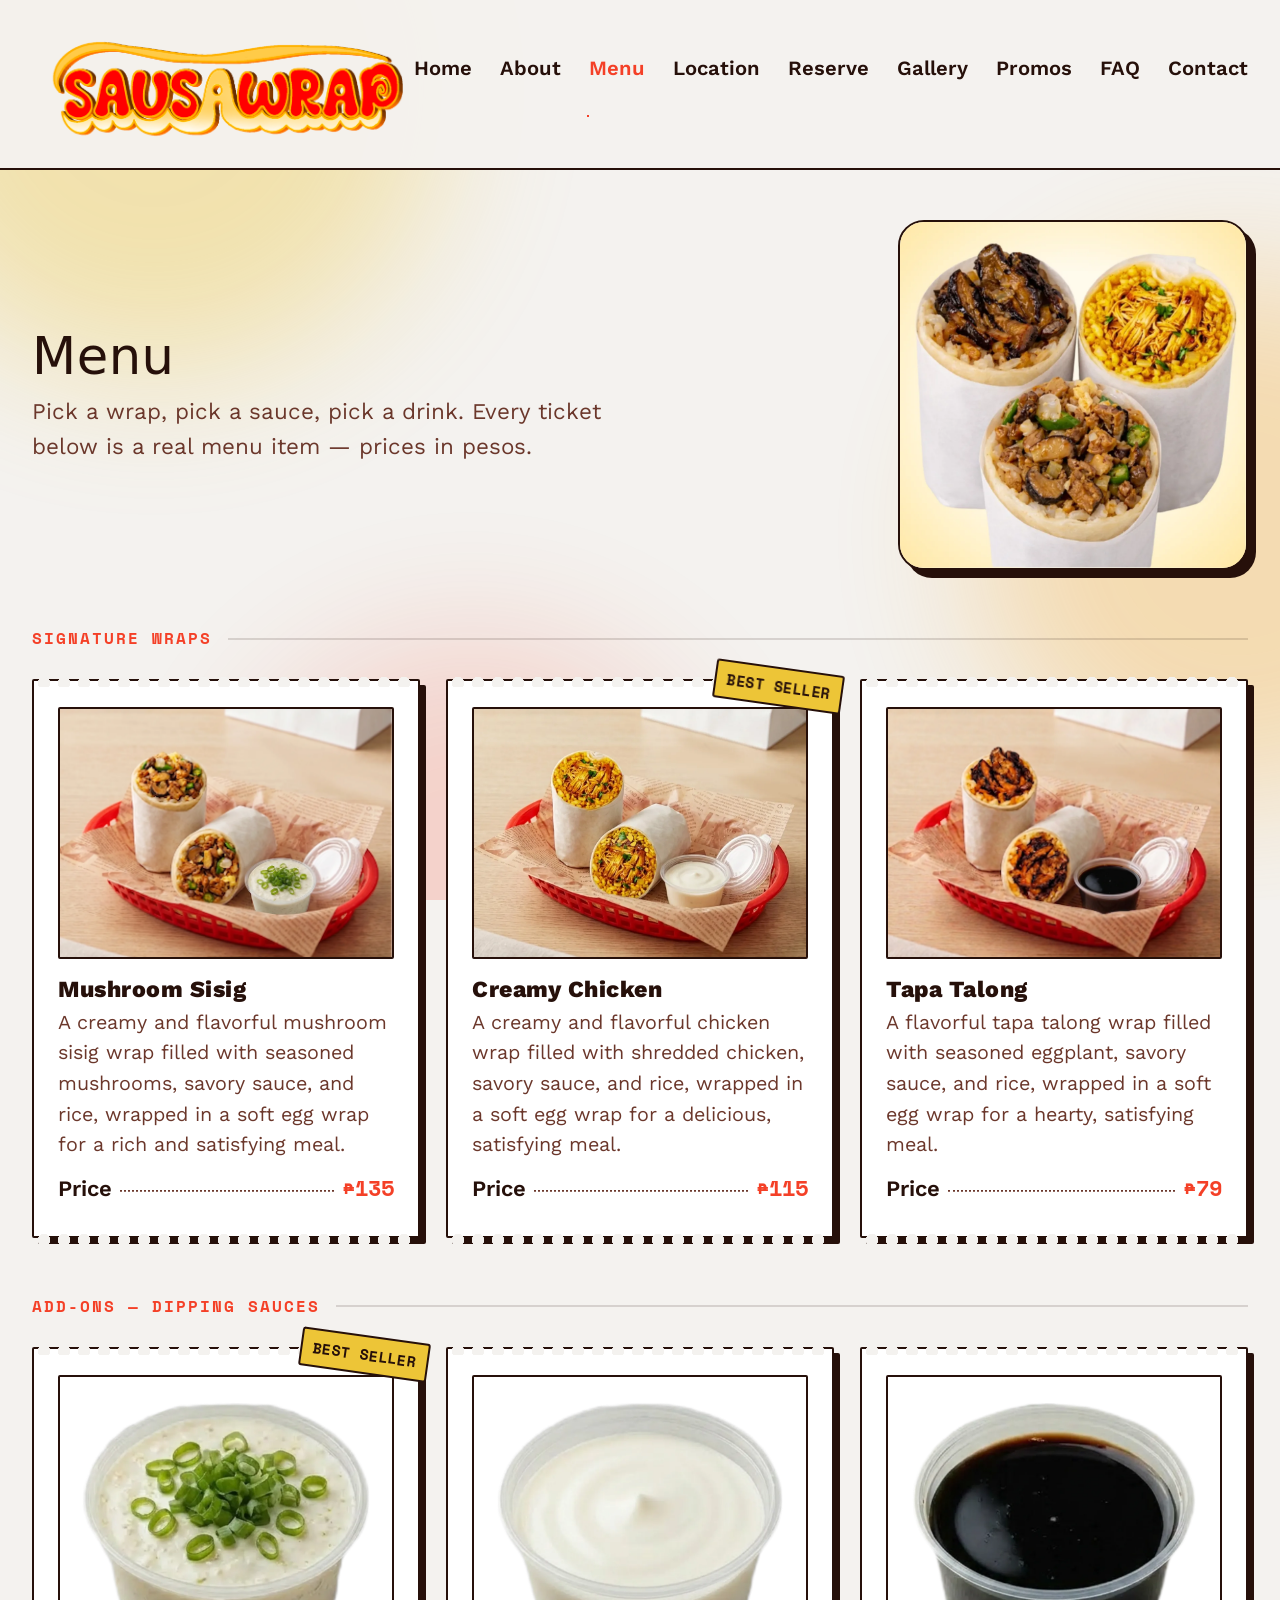
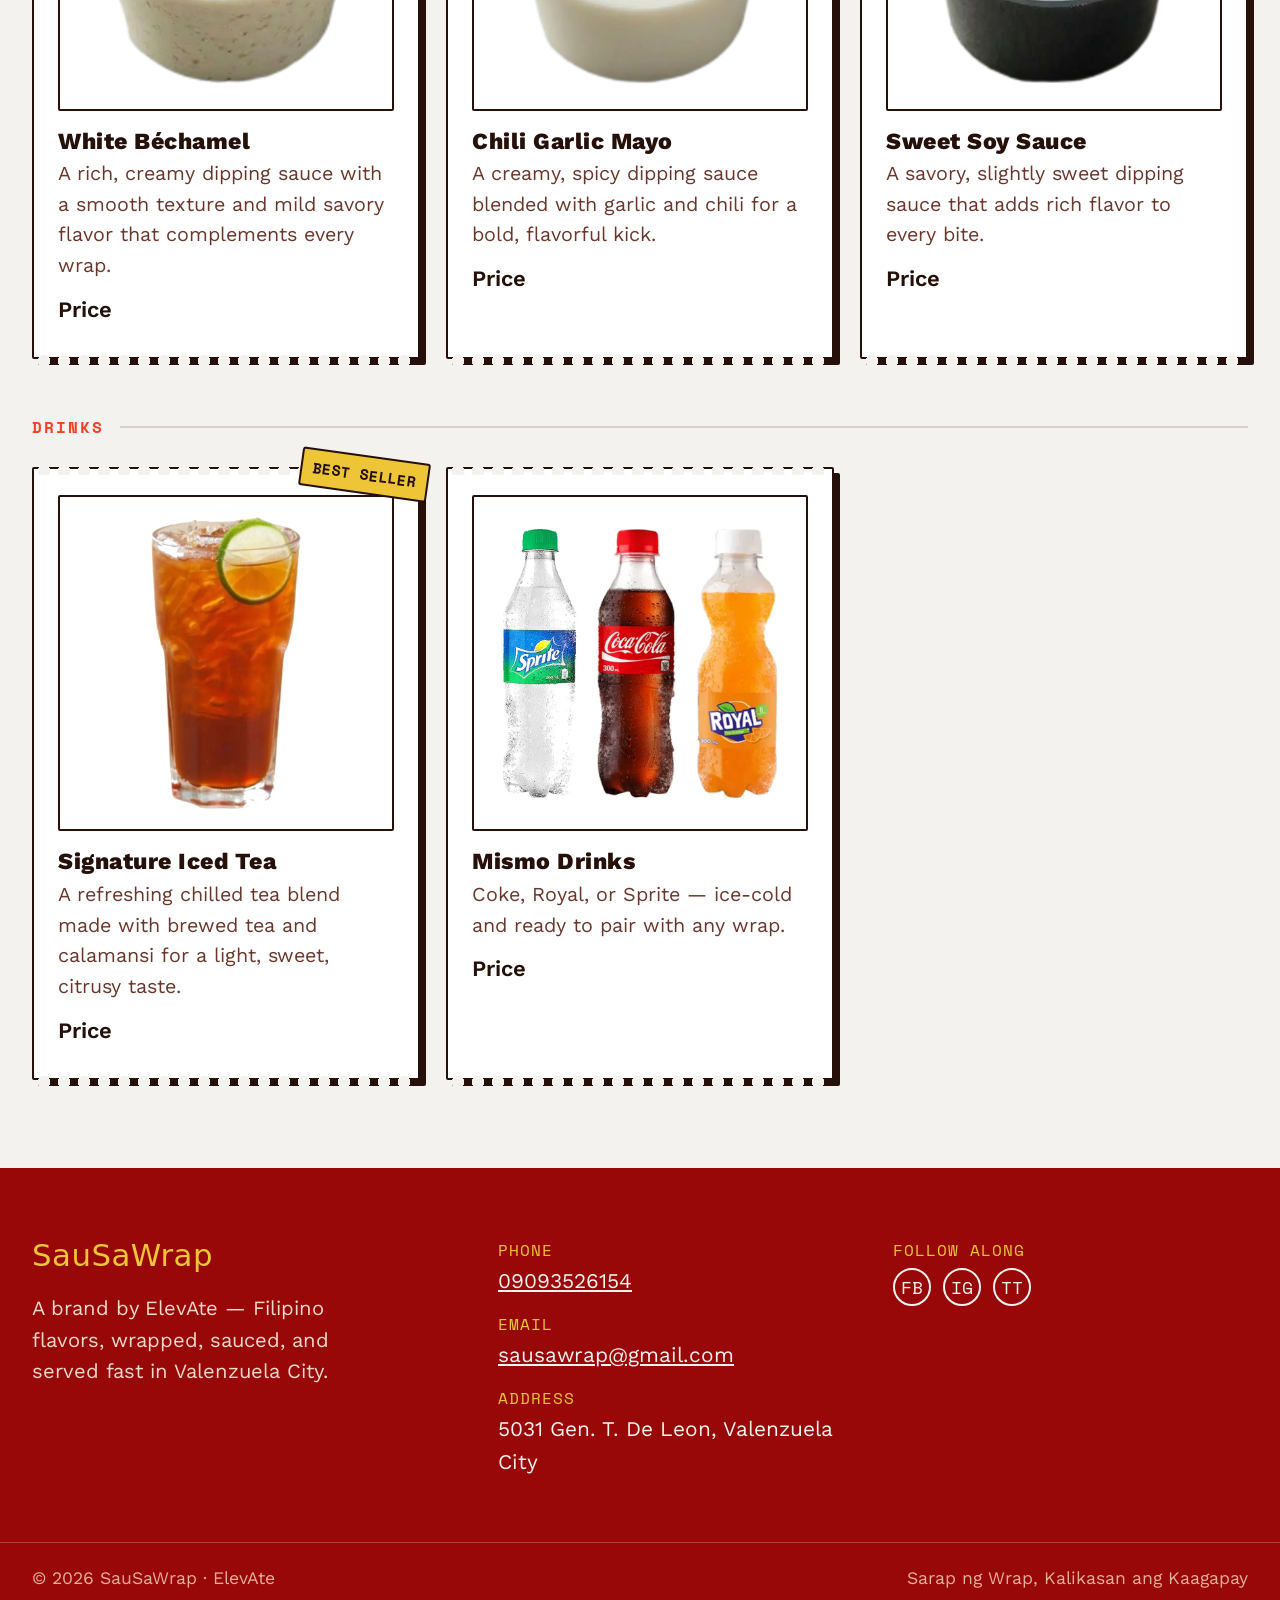
<file: menu.html>
<!DOCTYPE html>
<html lang="en">
<head>
<meta charset="UTF-8">
<meta name="viewport" content="width=device-width, initial-scale=1.0">
<title>Menu — SauSaWrap</title>
<link rel="icon" href="assets/menu/favicon.png?v=2" type="image/png">
<link rel="preconnect" href="https://fonts.googleapis.com">
<link rel="preconnect" href="https://fonts.gstatic.com" crossorigin>
<link rel="preconnect" href="https://fonts.cdnfonts.com">
<link href="https://fonts.googleapis.com/css2?family=Space+Mono:wght@400;700&family=Work+Sans:wght@400;500;600;700;800&display=swap" rel="stylesheet">
<link href="https://fonts.cdnfonts.com/css/taco-crispy" rel="stylesheet">
<link rel="stylesheet" href="assets/css/style.css">
</head>
<body>

<div class="scroll-progress"></div>
<div class="ambient-glow" aria-hidden="true"><span></span><span></span><span></span></div>

<header>
  <nav>
    <a href="index.html#home" class="logo"><img src="assets/menu/logo.png" class="logo-img" alt="SauSaWrap logo"></a>
    <button class="nav-toggle" aria-label="Toggle menu" aria-expanded="false" id="navToggle">
      <span class="hamburger"><span></span><span></span><span></span></span>
    </button>
    <ul class="nav-links" id="navLinks">
      <li><a href="index.html#home">Home</a></li>
      <li><a href="about.html">About</a></li>
      <li><a href="menu.html" class="current">Menu</a></li>
      <li><a href="location.html">Location</a></li>
      <li><a href="reservation.html">Reserve</a></li>
      <li><a href="gallery.html">Gallery</a></li>
      <li><a href="promotions.html">Promos</a></li>
      <li><a href="faq.html">FAQ</a></li>
      <li><a href="#contact">Contact</a></li>
    </ul>
  </nav>
  <div class="nav-overlay" id="navOverlay"></div>
</header>

<!-- ================= MENU ================= -->
<section id="menu" class="wrap" style="padding-top: 50px;">

  <div class="menu-intro">
    <div>
      <h2 class="section-title">Menu</h2>
      <p class="section-sub">Pick a wrap, pick a sauce, pick a drink. Every ticket below is a real menu item — prices in pesos.</p>
    </div>
    <img class="menu-hero" src="assets/food_gallery/WRAP%2C%20SAUCES%2C%20AND%20DRINKS/WRAP%20CLOSE-UP.webp" alt="The three signature wraps" loading="lazy">
  </div>

  <p class="menu-tabs-label">Signature Wraps</p>
  <div class="menu-grid" data-reveal-group="pop">
    <div class="ticket">
      <img class="ticket-photo" src="assets/food_gallery/WRAP%2C%20SAUCES%2C%20AND%20DRINKS/MUSHROOM%20SISIG.webp" alt="Mushroom sisig wrap" loading="lazy">
      <h3 style="font-family:'Work Sans'; font-weight:800; font-size:1.05rem; margin:0 0 4px;">Mushroom Sisig</h3>
      <p class="desc">A creamy and flavorful mushroom sisig wrap filled with seasoned mushrooms, savory sauce, and rice, wrapped in a soft egg wrap for a rich and satisfying meal.</p>
      <div class="ticket-row"><span class="name">Price</span><span class="leader"></span><span class="price">₱135</span></div>
    </div>
    <div class="ticket">
      <span class="badge">Best Seller</span>
      <img class="ticket-photo" src="assets/food_gallery/WRAP%2C%20SAUCES%2C%20AND%20DRINKS/CREAMY%20CHICKEN.webp" alt="Creamy chicken wrap" loading="lazy">
      <h3 style="font-family:'Work Sans'; font-weight:800; font-size:1.05rem; margin:0 0 4px;">Creamy Chicken</h3>
      <p class="desc">A creamy and flavorful chicken wrap filled with shredded chicken, savory sauce, and rice, wrapped in a soft egg wrap for a delicious, satisfying meal.</p>
      <div class="ticket-row"><span class="name">Price</span><span class="leader"></span><span class="price">₱115</span></div>
    </div>
    <div class="ticket">
      <img class="ticket-photo" src="assets/food_gallery/WRAP%2C%20SAUCES%2C%20AND%20DRINKS/TAPA%20TALONG.webp" alt="Tapa talong wrap" loading="lazy">
      <h3 style="font-family:'Work Sans'; font-weight:800; font-size:1.05rem; margin:0 0 4px;">Tapa Talong</h3>
      <p class="desc">A flavorful tapa talong wrap filled with seasoned eggplant, savory sauce, and rice, wrapped in a soft egg wrap for a hearty, satisfying meal.</p>
      <div class="ticket-row"><span class="name">Price</span><span class="leader"></span><span class="price">₱79</span></div>
    </div>
  </div>

  <p class="menu-tabs-label">Add-Ons — Dipping Sauces</p>
  <div class="menu-grid" data-reveal-group="pop">
    <div class="ticket">
      <span class="badge">Best Seller</span>
      <img class="ticket-photo product square" src="assets/menu_items/white-bechamel.webp" alt="White béchamel sauce" loading="lazy">
      <h3 style="font-family:'Work Sans'; font-weight:800; font-size:1.05rem; margin:0 0 4px;">White Béchamel</h3>
      <p class="desc">A rich, creamy dipping sauce with a smooth texture and mild savory flavor that complements every wrap.</p>
      <div class="ticket-row"><span class="name">Price</span><span class="leader"></span><span class="price">₱19</span></div>
    </div>
    <div class="ticket">
      <img class="ticket-photo product square" src="assets/menu_items/chili-garlic-mayo.webp" alt="Chili garlic mayo" loading="lazy">
      <h3 style="font-family:'Work Sans'; font-weight:800; font-size:1.05rem; margin:0 0 4px;">Chili Garlic Mayo</h3>
      <p class="desc">A creamy, spicy dipping sauce blended with garlic and chili for a bold, flavorful kick.</p>
      <div class="ticket-row"><span class="name">Price</span><span class="leader"></span><span class="price">₱19</span></div>
    </div>
    <div class="ticket">
      <img class="ticket-photo product square" src="assets/menu_items/sweet-soy.webp" alt="Sweet soy sauce" loading="lazy">
      <h3 style="font-family:'Work Sans'; font-weight:800; font-size:1.05rem; margin:0 0 4px;">Sweet Soy Sauce</h3>
      <p class="desc">A savory, slightly sweet dipping sauce that adds rich flavor to every bite.</p>
      <div class="ticket-row"><span class="name">Price</span><span class="leader"></span><span class="price">₱19</span></div>
    </div>
  </div>

  <p class="menu-tabs-label">Drinks</p>
  <div class="menu-grid" data-reveal-group="pop">
    <div class="ticket">
      <span class="badge">Best Seller</span>
      <img class="ticket-photo product square" src="assets/menu_items/iced-tea.webp" alt="Glass of iced tea" loading="lazy">
      <h3 style="font-family:'Work Sans'; font-weight:800; font-size:1.05rem; margin:0 0 4px;">Signature Iced Tea</h3>
      <p class="desc">A refreshing chilled tea blend made with brewed tea and calamansi for a light, sweet, citrusy taste.</p>
      <div class="ticket-row"><span class="name">Price</span><span class="leader"></span><span class="price">₱25</span></div>
    </div>
    <div class="ticket">
      <img class="ticket-photo product square" src="assets/menu_items/mismo-trio.webp" alt="Sprite, Coke, and Royal bottles" loading="lazy">
      <h3 style="font-family:'Work Sans'; font-weight:800; font-size:1.05rem; margin:0 0 4px;">Mismo Drinks</h3>
      <p class="desc">Coke, Royal, or Sprite — ice-cold and ready to pair with any wrap.</p>
      <div class="ticket-row"><span class="name">Price</span><span class="leader"></span><span class="price">₱25</span></div>
    </div>
  </div>
</section>

<!-- ================= CONTACT / FOOTER ================= -->
<footer id="contact">
  <div class="wrap footer-grid">
    <div>
      <h3>SauSaWrap</h3>
      <p>A brand by ElevAte — Filipino flavors, wrapped, sauced, and served fast in Valenzuela City.</p>
    </div>
    <div>
      <ul class="contact-list">
        <li><span class="lbl">Phone</span><a href="tel:09093526154">09093526154</a></li>
        <li><span class="lbl">Email</span><a href="mailto:sausawrap@gmail.com">sausawrap@gmail.com</a></li>
        <li><span class="lbl">Address</span>5031 Gen. T. De Leon, Valenzuela City</li>
      </ul>
    </div>
    <div>
      <span class="social-label">Follow along</span>
      <div class="social-row">
        <a href="https://www.facebook.com/share/1DFVjFvxrw/" target="_blank" rel="noopener" aria-label="Facebook">FB</a>
        <a href="https://www.instagram.com/elevate_sausawrap?igsh=MWM5M3h4OTd3aGptaQ==" target="_blank" rel="noopener" aria-label="Instagram">IG</a>
        <a href="https://www.tiktok.com/@elevate_sausawrap?_r=1&_t=ZS-98QI0uHND6L" target="_blank" rel="noopener" aria-label="TikTok">TT</a>
      </div>
    </div>
  </div>
  <div class="wrap fine">
    <span>© 2026 SauSaWrap · ElevAte</span>
    <span>Sarap ng Wrap, Kalikasan ang Kaagapay</span>
  </div>
</footer>

<script src="assets/js/main.js" defer></script>

</body>
</html>
</file>
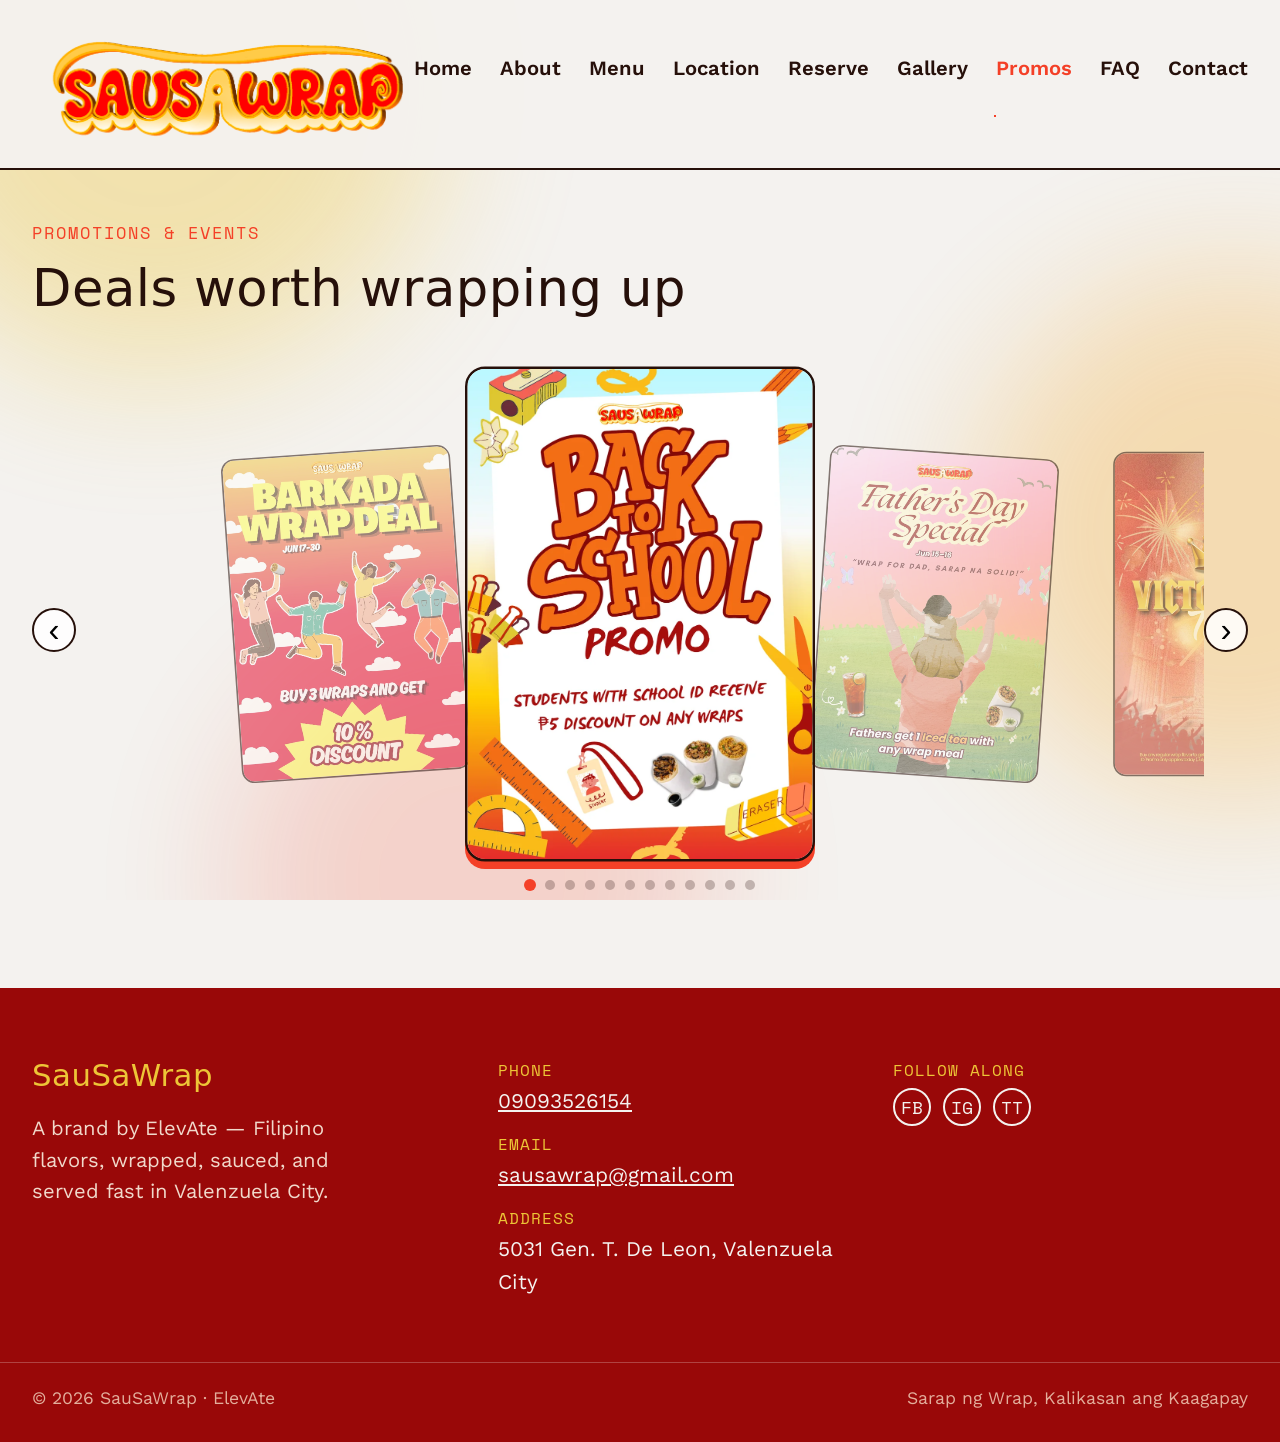
<file: promotions.html>
<!DOCTYPE html>
<html lang="en">
<head>
<meta charset="UTF-8">
<meta name="viewport" content="width=device-width, initial-scale=1.0">
<title>Promotions — SauSaWrap</title>
<link rel="icon" href="assets/menu/favicon.png?v=2" type="image/png">
<link rel="preconnect" href="https://fonts.googleapis.com">
<link rel="preconnect" href="https://fonts.gstatic.com" crossorigin>
<link rel="preconnect" href="https://fonts.cdnfonts.com">
<link href="https://fonts.googleapis.com/css2?family=Space+Mono:wght@400;700&family=Work+Sans:wght@400;500;600;700;800&display=swap" rel="stylesheet">
<link href="https://fonts.cdnfonts.com/css/taco-crispy" rel="stylesheet">
<link rel="stylesheet" href="assets/css/style.css">
</head>
<body>

<div class="scroll-progress"></div>
<div class="ambient-glow" aria-hidden="true"><span></span><span></span><span></span></div>

<header>
  <nav>
    <a href="index.html#home" class="logo"><img src="assets/menu/logo.png" class="logo-img" alt="SauSaWrap logo"></a>
    <button class="nav-toggle" aria-label="Toggle menu" aria-expanded="false" id="navToggle">
      <span class="hamburger"><span></span><span></span><span></span></span>
    </button>
    <ul class="nav-links" id="navLinks">
      <li><a href="index.html#home">Home</a></li>
      <li><a href="about.html">About</a></li>
      <li><a href="menu.html">Menu</a></li>
      <li><a href="location.html">Location</a></li>
      <li><a href="reservation.html">Reserve</a></li>
      <li><a href="gallery.html">Gallery</a></li>
      <li><a href="promotions.html" class="current">Promos</a></li>
      <li><a href="faq.html">FAQ</a></li>
      <li><a href="#contact">Contact</a></li>
    </ul>
  </nav>
  <div class="nav-overlay" id="navOverlay"></div>
</header>

<!-- ================= PROMOTIONS ================= -->
<section id="promotions" class="wrap" style="padding-top: 50px;">

  <p class="eyebrow">Promotions &amp; Events</p>
  <h2 class="section-title">Deals worth wrapping up</h2>
  <br>
  <div class="promo-carousel-container">
    <div class="promo-carousel-viewport">
    <div class="promo-carousel-track">
      <div class="promo-slide">
        <img src="assets/promo/2.webp" alt="Back to School Promo: Students with school ID get ₱5 off any wrap.">
      </div>
      <div class="promo-slide">
        <img src="assets/promo/3.webp" alt="Father's Day Special, Jun 15–16: Fathers get 1 free iced tea with any wrap meal.">
      </div>
      <div class="promo-slide">
        <img src="assets/promo/4.webp" alt="Victory Day Treat: Buy any regular wrap and get a free Coke mismo with a valid school ID — first 50 students from the champion school.">
      </div>
      <div class="promo-slide">
        <img src="assets/promo/5.webp" alt="3-Bite No Sip Halloween Challenge, Oct 15–31: Post with #SpookySarapSauSaWrap to get a SauSindak Survivor vinyl sticker.">
      </div>
      <div class="promo-slide">
        <img src="assets/promo/6.webp" alt="The Big Family Wrap-Up, Dec 1–31: Family holiday box with a free 1-liter Signature Iced Tea and a 3-sauce sampler.">
      </div>
      <div class="promo-slide">
        <img src="assets/promo/10.webp" alt="Combo Wraps, Combo Sarap, Jan 4–31: ₱5 off any wrap combo with your choice of sauce and a complimentary drink.">
      </div>
      <div class="promo-slide">
        <img src="assets/promo/7.webp" alt="Barkada Special, Feb 1–13: Wrap the barkada, share the sarap — groups of 3 or more get 10% off standard wraps.">
      </div>
      <div class="promo-slide">
        <img src="assets/promo/8.webp" alt="Grad Na? Wrap Na! Mar 1–5: Buy 4 wraps and get a ₱10 discount.">
      </div>
      <div class="promo-slide">
        <img src="assets/promo/12.webp" alt="Labor Day Worker Promo: Workers in uniform or presenting a company ID get 10% off wrap combos.">
      </div>
      <div class="promo-slide">
        <img src="assets/promo/11.webp" alt="Summer Refresh Combo, Apr 12–20: Buy any wrap and get a free iced tea at a discounted combo price.">
      </div>
      <div class="promo-slide">
        <img src="assets/promo/14.webp" alt="Mother's Day Special, May 10–11: Mothers get 1 free iced tea with any wrap meal.">
      </div>
      <div class="promo-slide">
        <img src="assets/promo/20.webp" alt="Barkada Wrap Deal, Jun 17–30: Buy 3 wraps and get 10% off.">
      </div>
    </div>
    </div>
    <button class="carousel-btn prev" aria-label="Previous Promotion">‹</button>
    <button class="carousel-btn next" aria-label="Next Promotion">›</button>
    <div class="carousel-dots">
      <!-- Dots will be generated by JS -->
    </div>
  </div>
</section>

<!-- ================= CONTACT / FOOTER ================= -->
<footer id="contact">
  <div class="wrap footer-grid">
    <div>
      <h3>SauSaWrap</h3>
      <p>A brand by ElevAte — Filipino flavors, wrapped, sauced, and served fast in Valenzuela City.</p>
    </div>
    <div>
      <ul class="contact-list">
        <li><span class="lbl">Phone</span><a href="tel:09093526154">09093526154</a></li>
        <li><span class="lbl">Email</span><a href="mailto:sausawrap@gmail.com">sausawrap@gmail.com</a></li>
        <li><span class="lbl">Address</span>5031 Gen. T. De Leon, Valenzuela City</li>
      </ul>
    </div>
    <div>
      <span class="social-label">Follow along</span>
      <div class="social-row">
        <a href="https://www.facebook.com/share/1DFVjFvxrw/" target="_blank" rel="noopener" aria-label="Facebook">FB</a>
        <a href="https://www.instagram.com/elevate_sausawrap?igsh=MWM5M3h4OTd3aGptaQ==" target="_blank" rel="noopener" aria-label="Instagram">IG</a>
        <a href="https://www.tiktok.com/@elevate_sausawrap?_r=1&_t=ZS-98QI0uHND6L" target="_blank" rel="noopener" aria-label="TikTok">TT</a>
      </div>
    </div>
  </div>
  <div class="wrap fine">
    <span>© 2026 SauSaWrap · ElevAte</span>
    <span>Sarap ng Wrap, Kalikasan ang Kaagapay</span>
  </div>
</footer>

<script src="assets/js/main.js" defer></script>

</body>
</html>
</file>
<file: assets/css/style.css>
/* =====================================================
   SauSaWrap — shared design system
   Palette: Sweet Cream / Yuzu Lemonade / Mango Milk /
            Strawberry Jam / Raspberry Syrup
   ===================================================== */

:root{
  --cream:#F4F2EF;        /* Sweet Cream — page background */
  --paper:#FFFFFF;        /* card surfaces */
  --ink:#26100A;          /* near-black warm ink — headings & body text */
  --ink-soft:#6B372B;     /* softened ink — secondary text */
  --raspberry:#990808;    /* Raspberry Syrup — dark sections, deep accent */
  --strawberry:#F44027;   /* Strawberry Jam — primary accent / CTAs */
  --mango:#F5A623;        /* Mango Milk — secondary accent */
  --yuzu:#EDC537;         /* Yuzu Lemonade — highlight / badges */
  --line: rgba(38,16,10,0.14);
  --grad-warm: linear-gradient(135deg, var(--yuzu), var(--mango) 55%, var(--strawberry));
  --radius: 16px;
  --radius-lg: 26px;
  --shadow-color: var(--ink);
}
*{box-sizing:border-box;}
html{scroll-behavior:smooth; background:var(--cream); font-size:22px;}
@media (prefers-reduced-motion: reduce){
  html{scroll-behavior:auto;}
  *{animation-duration:0.001ms !important; animation-iteration-count:1 !important; transition-duration:0.001ms !important; scroll-behavior:auto !important;}
}
html, body{ overflow-x:hidden; max-width:100%; }
body{
  margin:0;
  background:transparent;
  color:var(--ink);
  font-family:'Work Sans', sans-serif;
  line-height:1.55;
}
h1,h2,h3,.display{
  font-family:'Taco Crispy', 'Bungee', system-ui, sans-serif;
  font-weight:400;
  letter-spacing:0.5px;
  line-height:1.15;
  color:var(--ink);
}
.mono{font-family:'Space Mono', monospace;}
a{color:inherit;}
img,svg{display:block; max-width:100%;}
.wrap{max-width:1560px; margin:0 auto; padding:0 32px;}
section{padding:88px 0;}
.eyebrow{
  font-family:'Space Mono', monospace;
  text-transform:uppercase;
  letter-spacing:2px;
  font-size:0.78rem;
  color:var(--strawberry);
  margin:0 0 12px;
}
.section-title{font-size:clamp(1.8rem,4vw,2.6rem); margin:0 0 8px;}
.section-sub{max-width:620px; color:var(--ink-soft); margin:0 0 40px; font-size:1.02rem;}
:focus-visible{outline:3px solid var(--strawberry); outline-offset:3px;}
.grad-text{
  background:linear-gradient(135deg, var(--strawberry), var(--mango));
  -webkit-background-clip:text; background-clip:text; color:transparent;
}

/* ---------- AMBIENT BACKGROUND ---------- */
.ambient-glow{ position:fixed; inset:0; z-index:-1; overflow:hidden; pointer-events:none; }
.ambient-glow span{
  position:absolute; border-radius:50%; filter:blur(70px);
  animation:drift 26s ease-in-out infinite;
  will-change:transform;
}
.ambient-glow span:nth-child(1){ width:26rem; height:26rem; background:var(--yuzu); opacity:0.35; top:-9rem; left:-6rem; animation-duration:28s; }
.ambient-glow span:nth-child(2){ width:24rem; height:24rem; background:var(--mango); opacity:0.3; top:30%; right:-10rem; animation-duration:32s; animation-delay:-8s; }
.ambient-glow span:nth-child(3){ width:22rem; height:22rem; background:var(--strawberry); opacity:0.18; bottom:-10rem; left:18%; animation-duration:24s; animation-delay:-14s; }
@keyframes drift{
  0%,100%{ transform:translate(0,0) scale(1); }
  33%{ transform:translate(24px,-32px) scale(1.08); }
  66%{ transform:translate(-20px,22px) scale(0.96); }
}

/* ---------- SCROLL PROGRESS ---------- */
.scroll-progress{
  position:fixed; top:0; left:0; height:3px; width:0%;
  background:linear-gradient(90deg, var(--yuzu), var(--mango), var(--strawberry));
  z-index:100; transition:width .12s ease-out;
}

/* ---------- REVEAL ON SCROLL ---------- */
.js-ready [data-reveal]{
  opacity:0; transform:translateY(26px);
  transition:opacity .6s ease, transform .6s ease;
  transition-delay: min(calc(var(--i,0) * 70ms), 480ms);
}
/* directional variants: data-reveal="left" | "right" | "pop" (default is up) */
.js-ready [data-reveal="left"]{ transform:translateX(-40px); }
.js-ready [data-reveal="right"]{ transform:translateX(40px); }
.js-ready [data-reveal="pop"]{ transform:scale(.9) rotate(-2deg); transition-timing-function:cubic-bezier(.2,1.3,.4,1), cubic-bezier(.2,1.3,.4,1); }
.js-ready [data-reveal="words"]{ opacity:1; transform:none; } /* headline splits animate their words instead */
.js-ready [data-reveal].in-view{ opacity:1; transform:none; }
/* once revealed, JS drops data-reveal so hover transforms on cards take over again */

/* ---------- NAV ---------- */
header{
  position:sticky; top:0; z-index:50;
  background:rgba(244,242,239,0.96);
  border-bottom:2px solid var(--ink);
  transition:box-shadow .3s ease;
}
header.scrolled{ box-shadow:0 4px 0 var(--ink); }
nav{
  max-width:1560px; margin:0 auto; padding:14px 32px;
  display:flex; align-items:center; justify-content:space-between;
}
.logo{
  display:flex; align-items:center; gap:10px;
  font-family:'Taco Crispy', 'Bungee', system-ui, sans-serif; font-size:1.5rem; text-decoration:none;
}
.logo img{ transition:transform .3s ease; animation:logo-wiggle .7s ease .25s; }
.logo:hover img{ transform:rotate(-4deg) scale(1.05); }
@keyframes logo-wiggle{
  0%,100%{ transform:rotate(0); }
  25%{ transform:rotate(-6deg) scale(1.04); }
  55%{ transform:rotate(4deg) scale(1.02); }
  80%{ transform:rotate(-1.5deg); }
}
.logo .dot{width:10px; height:10px; border-radius:50%; background:var(--strawberry); display:inline-block;}
.nav-links{display:flex; gap:26px; list-style:none; margin:0; padding:0; font-size:0.92rem; font-weight:600;}
.nav-links a{text-decoration:none; padding:6px 2px; position:relative;}
.nav-links a::after{
  content:""; position:absolute; left:0; right:0; bottom:0; height:2px;
  background:var(--strawberry); transform:scaleX(0); transform-origin:right;
  transition:transform .25s ease;
}
/* origin flips so the line draws in from the left and retreats out the right */
.nav-links a:hover::after{ transform:scaleX(1); transform-origin:left; }
.nav-links a.current{color:var(--strawberry);}
.nav-links a.current::after{ transform:scaleX(1); }
.nav-toggle{
  display:none; background:none; border:2px solid var(--ink); border-radius:var(--radius);
  width:44px; height:44px; padding:0; cursor:pointer;
  align-items:center; justify-content:center;
  transition:background .2s ease, transform .15s ease;
}
.nav-toggle:hover{ background:rgba(244,166,35,0.15); }
.nav-toggle:active{ transform:scale(0.94); }
.hamburger{position:relative; width:20px; height:14px;}
.hamburger span{
  position:absolute; left:0; width:100%; height:2px; background:var(--ink); border-radius:2px;
  transition:transform .25s ease, opacity .2s ease, top .25s ease;
}
.hamburger span:nth-child(1){top:0;}
.hamburger span:nth-child(2){top:6px;}
.hamburger span:nth-child(3){top:12px;}
.nav-toggle.open .hamburger span:nth-child(1){top:6px; transform:rotate(45deg);}
.nav-toggle.open .hamburger span:nth-child(2){opacity:0;}
.nav-toggle.open .hamburger span:nth-child(3){top:6px; transform:rotate(-45deg);}
@media (max-width:820px){
  .nav-links{
    position:fixed; top:0; right:0; bottom:0; left:auto; width:78%; max-width:320px;
    background:var(--paper); border-left:2px solid var(--ink); border-bottom:none;
    flex-direction:column; gap:0; padding-top:70px;
    overflow-y:auto; -webkit-overflow-scrolling:touch;
    max-height:none;
    transform:translateX(100%);
    transition:transform .28s ease;
    box-shadow:-8px 0 0 var(--ink);
    z-index:60;
  }
  .nav-links.open{transform:translateX(0);}
  .nav-links li{ opacity:0; transform:translateX(24px); transition:opacity .3s ease, transform .3s ease; }
  .nav-links.open li{ opacity:1; transform:translateX(0); transition-delay:calc(90ms + var(--n,0) * 45ms); }
  .nav-links a{display:block; padding:16px 24px; border-bottom:1px solid var(--line);}
  .nav-links a::after{display:none;}
  .nav-toggle{display:flex; position:relative; z-index:70;}
  body.nav-open{overflow:hidden;}
  .nav-overlay{
    display:none; position:fixed; inset:0; background:rgba(38,16,10,0.45);
    z-index:55;
  }
  .nav-overlay.open{display:block;}
}
@media (min-width:821px){ .nav-overlay{display:none;} }

/* ---------- BUTTONS ---------- */
.btn{
  display:inline-flex; align-items:center; gap:8px;
  font-family:'Space Mono', monospace; font-weight:700; text-transform:uppercase; letter-spacing:1px;
  font-size:0.82rem; padding:14px 26px; border-radius:var(--radius);
  text-decoration:none; border:2px solid var(--ink); cursor:pointer;
  position:relative; overflow:hidden;
  transition:transform .18s ease, box-shadow .18s ease, background .2s ease, color .2s ease;
  box-shadow:0 0 0 var(--ink);
}
.btn::before{
  content:""; position:absolute; top:0; left:-75%; width:50%; height:100%;
  background:linear-gradient(120deg, transparent, rgba(255,255,255,0.55), transparent);
  transform:skewX(-20deg); transition:left .5s ease; pointer-events:none;
}
.btn:hover{ transform:translate(-3px,-3px); box-shadow:5px 5px 0 var(--ink); }
.btn:hover::before{ left:125%; }
.btn:active{ transform:translate(2px,2px); box-shadow:0 0 0 var(--ink); transition-duration:.06s; }
.btn-primary{background:var(--strawberry); color:var(--paper); border-color:var(--ink);}
.btn-outline{background:transparent; color:var(--ink);}
.btn-outline:hover{ background:var(--ink); color:var(--cream); }

/* ---------- HERO ---------- */
.hero{
  padding-top:70px; padding-bottom:60px;
  display:grid; grid-template-columns:1.1fr 0.9fr; gap:48px; align-items:center;
  position:relative;
}
@media (max-width:900px){.hero{grid-template-columns:1fr;}}
.hero h1{font-size:clamp(2.6rem,6vw,4.2rem); margin:0 0 18px;}
.hero h1 .accent{ background:linear-gradient(135deg, var(--strawberry), var(--mango)); -webkit-background-clip:text; background-clip:text; color:transparent; }
.hero p.tagline{font-size:1.15rem; color:var(--ink-soft); max-width:480px; margin:0 0 28px;}
.highlights{display:flex; gap:14px; flex-wrap:wrap; margin:30px 0 34px;}
.chip{
  font-family:'Space Mono',monospace; font-size:0.78rem; text-transform:uppercase; letter-spacing:0.5px;
  border:2px solid var(--ink); border-radius:30px; padding:8px 16px; background:var(--paper);
  transition:transform .2s ease, background .2s ease, color .2s ease;
  display:inline-block;
}
.chip:hover{ transform:translateY(-3px) rotate(-1deg); background:var(--yuzu); }
.cta-row{display:flex; gap:14px; flex-wrap:wrap;}

/* hero wrap illustration */
.hero-art{position:relative; display:flex; justify-content:center;}
.plate{
  width:100%; max-width:560px; aspect-ratio:1/1; border-radius:50%;
  background:radial-gradient(circle at 35% 30%, var(--paper), var(--cream) 70%);
  border:3px solid var(--ink); display:flex; align-items:center; justify-content:center;
  position:relative;
  animation:bob 6s ease-in-out infinite;
}
.plate::after{
  content:""; position:absolute; inset:14px; border:2px dashed var(--line); border-radius:50%;
}
.hero-photo{
  width:118%; max-width:660px; object-fit:contain;
  filter:drop-shadow(0 16px 20px rgba(38,16,10,0.28));
  position:relative; z-index:1;
  animation:kenburns 14s ease-in-out infinite alternate; /* slow drift inside the bobbing plate */
}
@keyframes kenburns{
  from{ transform:scale(1) translate(0,0); }
  to{ transform:scale(1.05) translate(-1.5%,1%); }
}
@keyframes bob{
  0%,100%{ transform:translateY(0) rotate(0deg); }
  50%{ transform:translateY(-10px) rotate(2deg); }
}

/* ---------- ORDER TICKET (signature component) ---------- */
.ticket{
  background:var(--paper);
  border:2px solid var(--ink);
  border-radius:2px;
  padding:26px 24px 20px;
  position:relative;
  box-shadow:6px 6px 0 var(--ink);
  transition:transform .2s ease, box-shadow .2s ease;
}
.ticket:hover{ transform:translate(-3px,-3px); box-shadow:9px 9px 0 var(--strawberry); }
.ticket::before, .ticket::after{
  content:""; position:absolute; left:0; right:0; height:14px;
  background-image:radial-gradient(circle, var(--cream) 6px, transparent 6.5px);
  background-size:20px 20px; background-position:0 0;
}
.ticket::before{top:-8px;}
.ticket::after{bottom:-8px;}
.ticket .badge{
  position:absolute; top:-14px; right:-10px; transform:rotate(8deg);
  background:var(--yuzu); color:var(--ink); font-family:'Space Mono',monospace;
  font-weight:700; font-size:0.68rem; text-transform:uppercase; letter-spacing:0.5px;
  padding:6px 10px; border:2px solid var(--ink); border-radius:3px;
  animation:pulse 2.6s ease-in-out infinite;
}
@keyframes pulse{
  0%,100%{ transform:rotate(8deg) scale(1); }
  50%{ transform:rotate(8deg) scale(1.08); }
}
.ticket-row{
  display:flex; align-items:baseline; gap:8px; margin:10px 0;
}
.ticket-row .name{font-weight:600; white-space:nowrap;}
.ticket-row .leader{flex:1; border-bottom:2px dotted var(--ink-soft); transform:translateY(-4px);}
.ticket-row .price{font-family:'Space Mono',monospace; font-weight:700; white-space:nowrap; color:var(--strawberry);}
.ticket p.desc{font-size:0.9rem; color:var(--ink-soft); margin:2px 0 0;}

/* ---------- MENU PAGE ---------- */
.menu-intro{display:grid; grid-template-columns:1.4fr 0.6fr; gap:48px; align-items:center; margin-bottom:6px;}
.menu-intro .section-sub{margin-bottom:0;}
.menu-hero{
  width:100%; max-width:360px; justify-self:end; display:block; aspect-ratio:1/1; object-fit:cover;
  border:2px solid var(--ink); border-radius:var(--radius-lg);
  box-shadow:8px 8px 0 var(--ink); background:var(--cream);
}
.menu-tabs-label{
  font-family:'Space Mono',monospace; font-weight:700; text-transform:uppercase;
  letter-spacing:2px; font-size:0.72rem; color:var(--strawberry);
  display:flex; align-items:center; gap:16px; margin:56px 0 28px;
}
.menu-tabs-label::after{content:""; flex:1; height:2px; background:var(--line);}
.menu-grid{display:grid; grid-template-columns:repeat(3,1fr); gap:38px 26px;}
.ticket-photo{
  display:block; width:100%; aspect-ratio:4/3; object-fit:cover;
  /* square frame for the tall drink shots */
  border:2px solid var(--ink); border-radius:2px; margin:0 0 18px;
  background:var(--cream) center/cover no-repeat;
}
.ticket-photo.square{aspect-ratio:1/1;}
.ticket-photo.product{
  object-fit:contain; background:var(--paper); padding:14px;
}
@media (max-width:1000px){
  /* keep the intro side by side, just shrink the photo — stacking it here
     left a dead block of space beside the picture */
  .menu-grid{grid-template-columns:1fr 1fr;}
  .menu-intro{gap:30px;}
  .menu-hero{max-width:270px;}
}
@media (max-width:700px){
  .menu-intro{grid-template-columns:1fr; gap:22px;}
  .menu-hero{max-width:min(100%, 380px); justify-self:start;}
}
@media (max-width:600px){
  .menu-grid{grid-template-columns:1fr;}
}

/* ---------- ABOUT ---------- */
.about-grid{display:grid; grid-template-columns:1fr 1fr; gap:48px;}
@media (max-width:880px){.about-grid{grid-template-columns:1fr;}}
.pillar{background:var(--paper); border:2px solid var(--ink); border-radius:var(--radius); padding:22px 24px; margin-bottom:18px; transition:transform .18s ease, box-shadow .18s ease;}
.pillar:hover{ transform:translate(-4px,-4px); box-shadow:6px 6px 0 var(--ink); }
.pillar h3{font-size:1.05rem; margin:0 0 8px; font-family:'Work Sans',sans-serif; font-weight:800; text-transform:uppercase; letter-spacing:1px; color:var(--strawberry);}
.pillar p{margin:0; font-size:0.95rem;}
.name-story{
  background:var(--raspberry); color:var(--cream); border-radius:var(--radius-lg); padding:30px 28px; margin-top:20px;
  position:relative; overflow:hidden;
}
.name-story h3{color:var(--yuzu); font-family:'Taco Crispy','Bungee',system-ui,sans-serif; font-size:1.1rem; margin:0 0 12px;}
.name-story p{font-size:0.92rem; color:#F6E3D8; margin:0 0 10px;}
.name-diagram{display:flex; align-items:center; gap:10px; font-family:'Taco Crispy','Bungee',system-ui,sans-serif; font-size:1.4rem; margin:0 0 16px; flex-wrap:wrap;}
.name-diagram span.plus{color:var(--yuzu);}
.name-diagram .sauce{color:var(--yuzu);}
.name-diagram .wrapword{color:var(--mango);}

/* ---------- WHY US ---------- */
.why-grid{display:grid; grid-template-columns:1fr 1fr; gap:32px;}
@media (max-width:820px){.why-grid{grid-template-columns:1fr;}}
.why-card{
  border:2px solid var(--ink); border-radius:var(--radius); padding:28px;
  background:var(--paper); position:relative; overflow:hidden;
  transition:transform .18s ease, box-shadow .18s ease;
}
.why-card:hover{ transform:translate(-4px,-4px); box-shadow:6px 6px 0 var(--ink); }
.why-card .num{
  font-family:'Taco Crispy','Bungee',system-ui,sans-serif; font-size:2.4rem; margin:0 0 10px;
  background:linear-gradient(135deg, var(--strawberry), var(--mango));
  -webkit-background-clip:text; background-clip:text; color:transparent;
}

/* ---------- LOCATION ---------- */
.loc-grid{display:grid; grid-template-columns:1fr 1fr; gap:40px; align-items:start;}
@media (max-width:880px){.loc-grid{grid-template-columns:1fr;}}
.info-line{display:flex; gap:12px; margin-bottom:16px; align-items:flex-start;}
.info-line .ico{width:26px; height:26px; flex:none; margin-top:2px;}
.landmark-list{list-style:none; margin:0; padding:0;}
.landmark-list li{padding:8px 0; border-bottom:1px solid var(--line); font-size:0.95rem;}
.map-frame{
  border:2px solid var(--ink); border-radius:var(--radius); background:var(--paper);
  padding:24px; text-align:center;
  transition:transform .18s ease, box-shadow .18s ease;
}
.map-frame:hover{ transform:translate(-4px,-4px); box-shadow:6px 6px 0 var(--ink); }
.map-frame iframe{ border-radius:calc(var(--radius) - 8px); display:block; width:100%; height:420px; border:0; }
.compass{width:120px; margin:0 auto 16px;}

/* ---------- GALLERY ---------- */
.g-hero{padding:56px 0 40px; border-bottom:2px solid var(--ink); background:var(--paper);}
.g-hero .back-link{
  display:inline-flex; align-items:center; gap:6px; font-family:'Space Mono',monospace;
  font-size:0.8rem; text-transform:uppercase; letter-spacing:1px; color:var(--ink-soft);
  text-decoration:none; margin-bottom:18px;
}
.g-hero .back-link:hover{color:var(--strawberry);}
.g-hero h1{font-size:clamp(2rem,5vw,3rem); margin:0 0 12px;}
.g-hero p{max-width:600px; color:var(--ink-soft); margin:0;}
.jump-nav{display:flex; gap:12px; flex-wrap:wrap; margin-top:28px;}
.jump-nav a{
  font-family:'Space Mono',monospace; font-size:0.78rem; text-transform:uppercase; letter-spacing:1px;
  border:2px solid var(--ink); border-radius:30px; padding:9px 18px; text-decoration:none;
  background:var(--cream); transition:background .2s ease, color .2s ease, transform .2s ease;
}
.jump-nav a:hover{background:var(--ink); color:var(--cream); transform:translateY(-2px);}
.gallery-section{border-bottom:2px solid var(--line);}
.gallery-section:last-of-type{border-bottom:none;}
.gallery-grid{display:grid; grid-template-columns:repeat(3,1fr); gap:18px;}
@media (max-width:820px){.gallery-grid{grid-template-columns:1fr 1fr;}}
@media (max-width:520px){.gallery-grid{grid-template-columns:1fr;}}
.g-tile{
  aspect-ratio:4/3; border:2px solid var(--ink); border-radius:var(--radius);
  display:flex; flex-direction:column; align-items:center; justify-content:center; gap:10px;
  position:relative; overflow:hidden;
  transition:transform .18s ease, box-shadow .18s ease;
}
.g-tile:hover{ transform:translate(-4px,-4px); box-shadow:6px 6px 0 var(--ink); }
.g-tile span.label{font-family:'Space Mono',monospace; font-size:0.75rem; text-transform:uppercase; letter-spacing:1px;}
.g-tile.store{background:repeating-linear-gradient(45deg, var(--paper), var(--paper) 12px, var(--cream) 12px, var(--cream) 24px);}
.g-tile.food{background:radial-gradient(circle at 50% 40%, #fff 0%, var(--mango) 45%, var(--paper) 100%);}
.g-tile.customer{background:linear-gradient(160deg, var(--raspberry), var(--paper));}
.g-tile img{position:absolute; inset:0; width:100%; height:100%; object-fit:cover;}
.g-tile.has-photo span.label{
  position:absolute; left:10px; bottom:10px; z-index:2;
  background:var(--paper); color:var(--ink); border:2px solid var(--ink);
  border-radius:999px; padding:4px 10px;
  transition:transform .25s cubic-bezier(.2,1.3,.4,1), background .2s ease, color .2s ease;
}
/* dark scrim slides up under the caption on hover */
.g-tile.has-photo::before{
  content:""; position:absolute; left:0; right:0; bottom:0; height:48%; z-index:1;
  background:linear-gradient(to top, rgba(38,16,10,0.6), transparent);
  transform:translateY(100%); transition:transform .3s ease; pointer-events:none;
}
.g-tile.has-photo:hover::before, .g-tile.has-photo:focus-visible::before{ transform:translateY(0); }
.g-tile.has-photo:hover span.label, .g-tile.has-photo:focus-visible span.label{
  transform:translateY(-6px) rotate(-2deg); background:var(--ink); color:var(--cream);
}
.gallery-note{margin-top:18px; font-size:0.88rem; color:var(--ink-soft);}

/* ---------- PROMOTIONS ---------- */
.green-band{
  background:var(--raspberry); color:var(--paper); border-radius:var(--radius-lg); padding:32px 28px;
  display:grid; grid-template-columns:auto 1fr; gap:22px; align-items:center;
}
@media (max-width:700px){.green-band{grid-template-columns:1fr;}}
.green-band .slogan{font-family:'Taco Crispy','Bungee',system-ui,sans-serif; font-size:1.3rem; color:var(--yuzu); margin:0 0 8px;}
.leaf{width:60px; height:60px;}

/* ---------- FAQ ---------- */
.faq-item{border-bottom:2px solid var(--line);}
.faq-q{
  width:100%; text-align:left; background:none; border:none; padding:20px 0;
  font-family:'Work Sans',sans-serif; font-weight:700; font-size:1.02rem; color:var(--ink);
  display:flex; justify-content:space-between; align-items:center; cursor:pointer;
  gap:16px; transition:color .2s ease;
}
.faq-q:hover{ color:var(--strawberry); }
.faq-q .icon{
  font-family:'Space Mono',monospace; color:var(--strawberry); font-size:1.3rem; flex:none;
  width:34px; height:34px; display:flex; align-items:center; justify-content:center;
  border:2px solid var(--ink); border-radius:50%; background:var(--paper);
  transition:transform .3s cubic-bezier(.2,1.3,.4,1), background .2s ease, color .2s ease;
}
.faq-q:hover .icon{ background:var(--yuzu); color:var(--ink); }
.faq-item.open .faq-q{ color:var(--strawberry); }
.faq-item.open .faq-q .icon{ transform:rotate(135deg); background:var(--strawberry); color:var(--paper); }
.faq-a{max-height:0; overflow:hidden; transition:max-height .3s ease;}
.faq-a p{
  margin:0 0 20px; color:var(--ink-soft); font-size:0.96rem; max-width:640px;
  opacity:0; transform:translateY(-8px); transition:opacity .25s ease, transform .25s ease;
}
.faq-item.open .faq-a p{ opacity:1; transform:none; transition-delay:.12s; }

/* ---------- RESERVATION ---------- */
.res-head{text-align:center; max-width:640px; margin:0 auto 48px;}
.res-head h1{font-size:clamp(2.2rem,5vw,3rem); margin:0 0 14px;}
.res-head p{color:var(--ink-soft); font-size:1.05rem; margin:0;}

.res-card{
  background:var(--paper); border:2px solid var(--ink); border-radius:var(--radius-lg);
  padding:36px 32px; max-width:920px; margin:0 auto; box-shadow:8px 8px 0 var(--ink);
}
.res-row{display:grid; grid-template-columns:repeat(2,1fr); gap:22px; margin-bottom:22px;}
.res-row.cols-3{grid-template-columns:repeat(3,1fr);}
@media (max-width:700px){
  .res-row, .res-row.cols-3{grid-template-columns:1fr;}
}
.field label{
  display:block; font-family:'Space Mono',monospace; text-transform:uppercase; letter-spacing:1px;
  font-size:0.72rem; color:var(--ink-soft); margin-bottom:8px;
}
.field input[type="text"], .field input[type="tel"], .field input[type="email"], .field input[type="date"], .field select{
  width:100%; font-family:'Work Sans',sans-serif; font-size:1rem; color:var(--ink);
  border:2px solid var(--ink); border-radius:var(--radius); padding:12px 14px;
  background:var(--paper);
}
.field select{-webkit-appearance:none; appearance:none; cursor:pointer;}
.field select:disabled, .field input:disabled{opacity:0.5; cursor:not-allowed;}
.field select:focus, .field input:focus{outline:3px solid var(--strawberry); outline-offset:2px;}
.field-wrap{position:relative;}
.field-wrap::after{
  content:"⌄"; position:absolute; right:14px; top:50%; transform:translateY(-50%);
  pointer-events:none; color:var(--ink-soft); font-size:1.1rem;
}

.res-divider{border:none; border-top:2px solid var(--line); margin:28px 0;}

.slot-label{font-weight:700; margin:0 0 16px;}
.slot-grid{display:grid; grid-template-columns:repeat(5,1fr); gap:10px; margin-bottom:8px;}
@media (max-width:640px){.slot-grid{grid-template-columns:repeat(3,1fr);}}
@media (max-width:420px){.slot-grid{grid-template-columns:repeat(2,1fr);}}
.slot{
  font-family:'Space Mono',monospace; font-size:0.85rem; text-align:center;
  border:2px solid var(--ink); border-radius:var(--radius); padding:12px 6px;
  background:var(--paper); color:var(--ink); cursor:pointer;
  transition:transform .15s ease, background .15s ease, box-shadow .15s ease, border-color .15s ease;
}
.slot:hover:not(:disabled){transform:translate(-2px,-2px); box-shadow:3px 3px 0 var(--ink);}
.slot.selected{
  background:color-mix(in srgb, var(--strawberry) 18%, var(--paper));
  border-color:var(--strawberry); color:var(--strawberry); font-weight:700;
  animation:slot-stamp .35s cubic-bezier(.2,1.3,.4,1);
}
@keyframes slot-stamp{
  0%{ transform:scale(1.18) rotate(-2deg); }
  100%{ transform:scale(1) rotate(0); }
}
.slot:disabled{opacity:0.35; cursor:not-allowed; border-style:dashed; background:var(--cream);}
.slot-blank{
  font-family:'Space Mono',monospace; font-size:0.85rem;
  display:flex; align-items:center; justify-content:center;
  border:2px dashed var(--ink); border-radius:var(--radius); padding:12px 6px;
  background:var(--cream); color:var(--ink); opacity:0.35;
}
.slot-blank::before{content:'—';}

.res-submit{text-align:center; margin-top:30px;}
.res-status{font-size:0.92rem; font-weight:700; margin:16px 0 0; min-height:1.3em;}
.res-status.error{color:var(--strawberry);}
.res-note{font-size:0.85rem; color:var(--ink-soft); margin:10px 0 0;}
.btn:disabled{opacity:0.6; cursor:wait; transform:none !important; box-shadow:0 0 0 var(--ink) !important;}

/* ---------- TOAST ---------- */
.toast{
  position:fixed; top:24px; left:50%; z-index:200;
  display:flex; align-items:center; gap:10px; max-width:min(90vw,420px);
  background:var(--ink); color:var(--cream); border:2px solid var(--ink); border-radius:var(--radius);
  padding:14px 20px; font-size:0.9rem; font-weight:600; line-height:1.35;
  box-shadow:6px 6px 0 var(--strawberry);
  opacity:0; pointer-events:none;
  transform:translate(-50%,-40px) scale(.9);
  transition:opacity .25s ease, transform .45s cubic-bezier(.2,1.3,.4,1);
}
.toast.show{ opacity:1; transform:translate(-50%,0) scale(1); pointer-events:auto; }
.toast.error{ background:var(--strawberry); box-shadow:6px 6px 0 var(--ink); }
.toast .toast-icon{
  flex:none; width:22px; height:22px; border-radius:50%; background:rgba(255,255,255,0.18);
  display:flex; align-items:center; justify-content:center; font-size:0.85rem;
}

/* ---------- CONTACT / FOOTER ---------- */
footer{background:var(--raspberry); color:var(--cream); padding:70px 0 30px; margin-top:88px; position:relative;}
.footer-grid{display:grid; grid-template-columns:1.2fr 1fr 1fr; gap:40px;}
@media (max-width:780px){.footer-grid{grid-template-columns:1fr; gap:32px;}}
footer h3{color:var(--yuzu); font-size:1.4rem; margin:0 0 12px;}
footer p{color:#F1D9CB; font-size:0.92rem; max-width:340px;}
.contact-list{list-style:none; margin:0; padding:0;}
.contact-list li{margin-bottom:14px; font-size:0.95rem;}
.contact-list li a{transition:color .2s ease;}
.contact-list li a:hover{color:var(--yuzu);}
.contact-list .lbl{display:block; font-family:'Space Mono',monospace; font-size:0.72rem; text-transform:uppercase; letter-spacing:1px; color:var(--yuzu); margin-bottom:3px;}
.social-label{display:block; font-family:'Space Mono',monospace; text-transform:uppercase; font-size:0.72rem; letter-spacing:1px; color:var(--yuzu); margin-bottom:6px;}
.social-row{display:flex; gap:12px; margin-top:6px;}
.social-row a{
  width:38px; height:38px; border:2px solid var(--cream); border-radius:50%;
  display:flex; align-items:center; justify-content:center; font-family:'Space Mono',monospace; font-size:0.8rem; text-decoration:none;
  transition:background .2s ease, transform .2s ease, color .2s ease;
}
.social-row a:hover{ background:var(--yuzu); color:var(--raspberry); transform:translateY(-3px); border-color:var(--yuzu); }
.fine{border-top:1px solid rgba(244,242,239,0.25); margin-top:50px; padding-top:22px; font-size:0.8rem; color:#E3AE9C; display:flex; justify-content:space-between; flex-wrap:wrap; gap:10px;}

/* ---------- PROMO CAROUSEL ---------- */
.promo-carousel-container {
  position: relative;
  max-width: 1440px;
  margin: 0 auto;
  padding: 0 44px;
}
.promo-carousel-viewport {
  overflow: hidden;
  /* active slide scales x1.25, so leave room above/below for the overflow */
  padding: 56px 0 64px;
}
.promo-carousel-track {
  display: flex;
  align-items: center;
  gap: 14px;
  transition: transform 0.5s ease;
  will-change: transform;
}
.promo-slide {
  flex: 0 0 280px;
  cursor: pointer;
  transform: scale(0.82);
  opacity: 0.55;
  transition: transform 0.5s ease, opacity 0.5s ease;
}
.promo-slide.active {
  transform: scale(1.25);
  opacity: 1;
  z-index: 2;
}
/* neighbours fan out slightly around the active card, like a hand of flyers */
.promo-slide:has(+ .promo-slide.active){ transform: scale(0.82) rotate(-4deg); }
.promo-slide.active + .promo-slide{ transform: scale(0.82) rotate(4deg); }
.promo-slide.active img{ animation: promo-settle .5s cubic-bezier(.2,1.3,.4,1); }
@keyframes promo-settle{
  0%{ transform: rotate(-1.5deg); }
  100%{ transform: rotate(0); }
}
@media (max-width: 600px) {
  .promo-slide { flex-basis: 190px; }
  .promo-carousel-container { padding: 0 40px; }
  .promo-carousel-viewport { padding: 40px 0 48px; }
}
.promo-slide img {
  display: block;
  border: 2px solid var(--ink);
  border-radius: var(--radius);
  width: 100%;
  aspect-ratio: 1587 / 2245;
  object-fit: cover;
  margin-bottom: 0;
  background-color: var(--cream);
  transition: box-shadow 0.3s ease;
}
.promo-slide.active img {
  box-shadow: 0 6px 0 var(--strawberry);
}
.carousel-btn {
  position: absolute;
  top: 50%;
  transform: translateY(-50%);
  background-color: rgba(255, 255, 255, 0.85);
  border: 2px solid var(--ink);
  border-radius: 50%;
  width: 44px; height: 44px; cursor: pointer; font-size: 1.5rem;
  transition: transform 0.2s ease, background 0.2s ease;
}
.carousel-btn:hover{ background:var(--yuzu); transform:translateY(-50%) scale(1.08); }
.carousel-btn.prev { left: 0; }
.carousel-btn.next { right: 0; }
.carousel-dots { text-align: center; margin-top: -10px; }
.carousel-dot {
  display: inline-block;
  width: 10px; height: 10px;
  background: rgba(38, 16, 10, 0.25);
  border-radius: 50%; margin: 0 5px; cursor: pointer;
  transition: background .2s ease, transform .2s ease;
  border:none; padding:0;
}
.carousel-dot.active { background: var(--strawberry); transform:scale(1.2); }

/* ---------- ZOOMABLE PHOTOS + LIGHTBOX ---------- */
body.lb-open{ overflow:hidden; }
.zoomable{ cursor:zoom-in; }
.zoomable:active{ transform:scale(0.97); }
img.ticket-photo.zoomable{ transition:transform .18s ease, box-shadow .18s ease; }
img.ticket-photo.zoomable:hover{ transform:rotate(-1deg) scale(1.02); box-shadow:5px 5px 0 var(--yuzu); }
.menu-hero.zoomable{ transition:transform .2s ease, box-shadow .2s ease; }
.menu-hero.zoomable:hover{ transform:translate(-3px,-3px) rotate(1deg); box-shadow:11px 11px 0 var(--strawberry); }
.g-tile.has-photo.zoomable::after{
  content:"TAP TO ZOOM"; position:absolute; right:10px; bottom:10px; z-index:2;
  font-family:'Space Mono',monospace; font-size:0.6rem; letter-spacing:1px;
  background:var(--yuzu); color:var(--ink); border:2px solid var(--ink); border-radius:999px;
  padding:4px 9px; opacity:0; transform:translateY(6px) rotate(-3deg);
  transition:opacity .18s ease, transform .18s ease; pointer-events:none;
}
.g-tile.has-photo.zoomable:hover::after,
.g-tile.has-photo.zoomable:focus-visible::after{ opacity:1; transform:translateY(0) rotate(-3deg); }
.g-tile.has-photo.zoomable:hover img{ transform:scale(1.05); }
.g-tile.has-photo.zoomable img{ transition:transform .35s ease; }
.g-tile.has-photo.zoomable:active{ transform:translate(-2px,-2px) scale(0.99); }

.lightbox{
  position:fixed; inset:0; z-index:200; display:none;
  align-items:center; justify-content:center; padding:40px 20px;
  background:rgba(38,16,10,0.82); backdrop-filter:blur(4px);
}
.lightbox.open{ display:flex; animation:lb-fade .18s ease; }
@keyframes lb-fade{ from{opacity:0;} to{opacity:1;} }
.lb-figure{ margin:0; max-width:min(1100px, 92vw); display:flex; flex-direction:column; align-items:center; gap:16px; }
.lb-img{
  display:block; max-width:100%; max-height:74vh; object-fit:contain;
  background:var(--paper); border:3px solid var(--ink); border-radius:var(--radius);
  box-shadow:10px 10px 0 var(--strawberry);
}
.lb-cap{
  display:flex; align-items:center; gap:12px; flex-wrap:wrap; justify-content:center;
  background:var(--paper); border:2px solid var(--ink); border-radius:999px; padding:8px 18px;
  font-family:'Work Sans',sans-serif; font-weight:700; font-size:0.85rem; color:var(--ink);
}
.lb-count{ font-family:'Space Mono',monospace; font-size:0.72rem; color:var(--strawberry); }
.lb-btn{
  position:absolute; background:var(--paper); border:2px solid var(--ink); border-radius:50%;
  width:52px; height:52px; font-size:1.5rem; line-height:1; cursor:pointer; color:var(--ink);
  display:flex; align-items:center; justify-content:center;
  transition:transform .18s ease, background .18s ease;
}
.lb-btn:hover{ background:var(--yuzu); transform:scale(1.1); }
.lb-close{ top:20px; right:20px; }
.lb-prev{ left:20px; top:50%; transform:translateY(-50%); }
.lb-next{ right:20px; top:50%; transform:translateY(-50%); }
.lb-prev:hover,.lb-next:hover{ transform:translateY(-50%) scale(1.1); }
.lightbox.solo .lb-nav{ display:none; }
.lb-figure.pop{ animation:lb-pop .28s cubic-bezier(.2,1.3,.4,1); }
.lb-figure.from-right{ animation:lb-in-right .26s ease; }
.lb-figure.from-left{ animation:lb-in-left .26s ease; }
@keyframes lb-pop{ from{ transform:scale(0.88) rotate(-2deg); opacity:0; } to{ transform:scale(1) rotate(0); opacity:1; } }
@keyframes lb-in-right{ from{ transform:translateX(40px); opacity:0; } to{ transform:translateX(0); opacity:1; } }
@keyframes lb-in-left{ from{ transform:translateX(-40px); opacity:0; } to{ transform:translateX(0); opacity:1; } }
@media (max-width:600px){
  .lb-btn{ width:44px; height:44px; }
  .lb-prev{ left:8px; } .lb-next{ right:8px; } .lb-close{ top:10px; right:10px; }
}
@media (prefers-reduced-motion:reduce){
  .lb-figure.pop, .lb-figure.from-right, .lb-figure.from-left{ animation:none; }
  .zoomable:active, .g-tile.has-photo.zoomable:hover img,
  img.ticket-photo.zoomable:hover, .menu-hero.zoomable:hover{ transform:none; }
}

/* ---------- HOMEPAGE INTRO (plate drops in, then rolls off right) ---------- */
body.intro-lock{ overflow:hidden; }
.intro-veil{
  position:fixed; inset:0; z-index:300; overflow:hidden;
  background:radial-gradient(circle at 50% 45%, var(--paper), var(--cream) 70%);
  animation:intro-veil-out .4s ease 1.3s forwards;
}
.intro-plate{
  position:absolute; left:50%; top:46%; width:min(66vw, 440px); aspect-ratio:1/1;
  border-radius:50%; border:3px solid var(--ink);
  background:radial-gradient(circle at 35% 30%, var(--paper), var(--cream) 70%);
  display:flex; align-items:center; justify-content:center;
  transform:translate(-50%,-230%);
  animation:intro-drop-roll 1.8s forwards;
}
.intro-plate::after{
  content:""; position:absolute; inset:14px; border:2px dashed var(--line); border-radius:50%;
}
.intro-plate img{ width:118%; object-fit:contain; position:relative; z-index:1; }
.intro-shadow{
  position:absolute; left:50%; top:46%; width:min(52vw, 340px); height:26px;
  margin-top:min(33vw, 222px); border-radius:50%;
  background:rgba(38,16,10,0.18); filter:blur(7px);
  transform:translate(-50%,-50%) scaleX(0.2); opacity:0;
  animation:intro-shadow 1.8s forwards;
}
@keyframes intro-drop-roll{
  0%   { transform:translate(-50%,-230%) rotate(-28deg); animation-timing-function:cubic-bezier(.5,.02,.78,.5); }
  20%  { transform:translate(-50%,-50%) rotate(0deg); animation-timing-function:ease-out; }
  26%  { transform:translate(-50%,-43%) rotate(2deg) scale(1.08,0.9); animation-timing-function:ease-out; }
  34%  { transform:translate(-50%,-66%) rotate(9deg) scale(0.97,1.05); animation-timing-function:ease-in; }
  42%  { transform:translate(-50%,-50%) rotate(16deg) scale(1); animation-timing-function:cubic-bezier(.4,0,.75,1); }
  100% { transform:translate(calc(-50% + 130vw),-50%) rotate(790deg); }
}
@keyframes intro-shadow{
  0%   { opacity:0; transform:translate(-50%,-50%) scaleX(0.25); }
  20%  { opacity:1; transform:translate(-50%,-50%) scaleX(1.1); animation-timing-function:ease-out; }
  34%  { opacity:.45; transform:translate(-50%,-50%) scaleX(0.75); animation-timing-function:ease-in; }
  42%  { opacity:1; transform:translate(-50%,-50%) scaleX(1); animation-timing-function:cubic-bezier(.4,0,.75,1); }
  100% { opacity:0; transform:translate(calc(-50% + 130vw),-50%) scaleX(1); }
}
@keyframes intro-veil-out{ to{ opacity:0; visibility:hidden; } }
@media (prefers-reduced-motion:reduce){ .intro-veil{ display:none; } }

/* ---------- RESPONSIVE / MOBILE ---------- */
.logo-img{ height:140px; }
/* keep in-page anchors clear of the sticky header */
[id]{ scroll-margin-top:96px; }

@media (max-width:1100px){
  html{ font-size:20px; }
  .logo-img{ height:112px; }
}

@media (max-width:820px){
  html{ font-size:18px; }
  .wrap{ padding:0 22px; }
  section{ padding:56px 0; }
  nav{ padding:10px 22px; }
  .logo-img{ height:80px; }
  [id]{ scroll-margin-top:80px; }
  .section-sub{ margin-bottom:28px; }
  .hero p.tagline{ font-size:1.02rem; }
  .cta-row .btn{ flex:1 1 auto; justify-content:center; }
  /* comfortable tap targets */
  .nav-links a{ padding:15px 24px; }
  .social-row a{ width:44px; height:44px; }
  .jump-nav a, .chip{ padding:10px 16px; }
  .faq-q{ padding-top:16px; padding-bottom:16px; }
  /* 16px+ keeps iOS from zooming in on focus */
  .field input[type="text"], .field input[type="tel"], .field input[type="email"],
  .field input[type="date"], .field select, .slot{ font-size:16px; }
  .slot{ padding:14px 6px; }
}

@media (max-width:520px){
  html{ font-size:17px; }
  .wrap{ padding:0 18px; }
  section{ padding:44px 0; }
  nav{ padding:8px 18px; }
  .logo-img{ height:62px; }
  [id]{ scroll-margin-top:66px; }
  .section-title{ font-size:clamp(1.6rem,7vw,2.1rem); }
  .btn{ padding:13px 20px; font-size:0.86rem; }
  .cta-row{ gap:10px; }
  .fine{ justify-content:flex-start; }
  .footer-grid{ gap:26px; }
}

/* Touch devices get no hover, so surface the zoom hint and drop hover-only motion */
@media (hover:none){
  .g-tile.has-photo.zoomable::after{ opacity:1; transform:translateY(0) rotate(-3deg); }
  .g-tile.has-photo.zoomable:hover img{ transform:none; }
  img.ticket-photo.zoomable:hover{ transform:none; box-shadow:none; }
  .menu-hero.zoomable:hover{ transform:none; box-shadow:8px 8px 0 var(--ink); }
  .ticket:hover, .g-tile:hover, .pillar:hover, .why-card:hover{ transform:none; }
}

/* ---------- HEADLINE WORD POP (JS splits h1 / .section-title into .w spans) ---------- */
.split .w{ display:inline-block; }
.js-ready .split .w{ opacity:0; transform:translateY(.45em) rotate(-4deg); }
.js-ready .in-view .split .w, .js-ready .split.in-view .w{
  animation:word-pop .55s cubic-bezier(.2,1.3,.4,1) forwards;
  animation-delay:calc(var(--w,0) * 80ms);
}
body.intro-lock .split .w{ animation-play-state:paused; } /* wait for the homepage plate intro */
@keyframes word-pop{ to{ opacity:1; transform:none; } }

/* ---------- PRESS STATE (inverse of the hover lift, so taps feel physical) ---------- */
.ticket:active, .pillar:active, .why-card:active, .map-frame:active, .jump-nav a:active,
.chip:active, .social-row a:active, .carousel-btn:active, .carousel-dot:active{
  transform:translate(2px,2px) !important; box-shadow:1px 1px 0 var(--ink) !important;
  transition-duration:.06s !important;
}
.slot:active:not(:disabled){ transform:translate(1px,1px) !important; box-shadow:none !important; transition-duration:.06s !important; }
.carousel-btn:active{ transform:translateY(-50%) scale(.94) !important; box-shadow:none !important; }

/* ---------- TICKET "PRINT" SEQUENCE (menu) — after the card lands, the dotted leader
   draws across and the price stamps on ---------- */
.js-ready .ticket .ticket-row .leader{ clip-path:inset(0 100% 0 0); transition:clip-path .55s ease .1s; }
.js-ready .ticket .ticket-row .price{ opacity:0; }
.js-ready .ticket.revealed .ticket-row .leader{ clip-path:inset(0 0 0 0); }
.js-ready .ticket.revealed .ticket-row .price{ animation:price-stamp .45s cubic-bezier(.2,1.3,.4,1) .5s forwards; }
@keyframes price-stamp{
  from{ opacity:0; transform:scale(1.7) rotate(-8deg); }
  to{ opacity:1; transform:scale(1) rotate(0); }
}

/* ---------- PAGE CURTAIN (wipes down on link click, up on arrival) ---------- */
.page-curtain{
  position:fixed; inset:0; z-index:400; pointer-events:none;
  background:var(--raspberry); border-bottom:6px solid var(--yuzu);
  transform:translateY(-102%);
  display:flex; align-items:center; justify-content:center;
}
.page-curtain::after{
  content:"SauSaWrap"; font-family:'Taco Crispy','Bungee',system-ui,sans-serif;
  color:var(--yuzu); font-size:clamp(1.6rem,5vw,3rem); letter-spacing:1px;
  opacity:0; transform:translateY(10px) rotate(-3deg);
  transition:opacity .2s ease .15s, transform .3s cubic-bezier(.2,1.3,.4,1) .15s;
}
body.page-leave .page-curtain{ transform:translateY(0); transition:transform .38s cubic-bezier(.7,0,.3,1); pointer-events:auto; }
body.page-leave .page-curtain::after{ opacity:1; transform:none; }
body.page-enter .page-curtain{ transform:translateY(0); animation:curtain-out .45s cubic-bezier(.7,0,.3,1) .05s forwards; }
@keyframes curtain-out{ to{ transform:translateY(102%); } }
@media (prefers-reduced-motion:reduce){
  .page-curtain{ display:none; }
  .js-ready .ticket .ticket-row .leader{ clip-path:none; }
  .js-ready .ticket .ticket-row .price{ opacity:1; }
}
</file>
